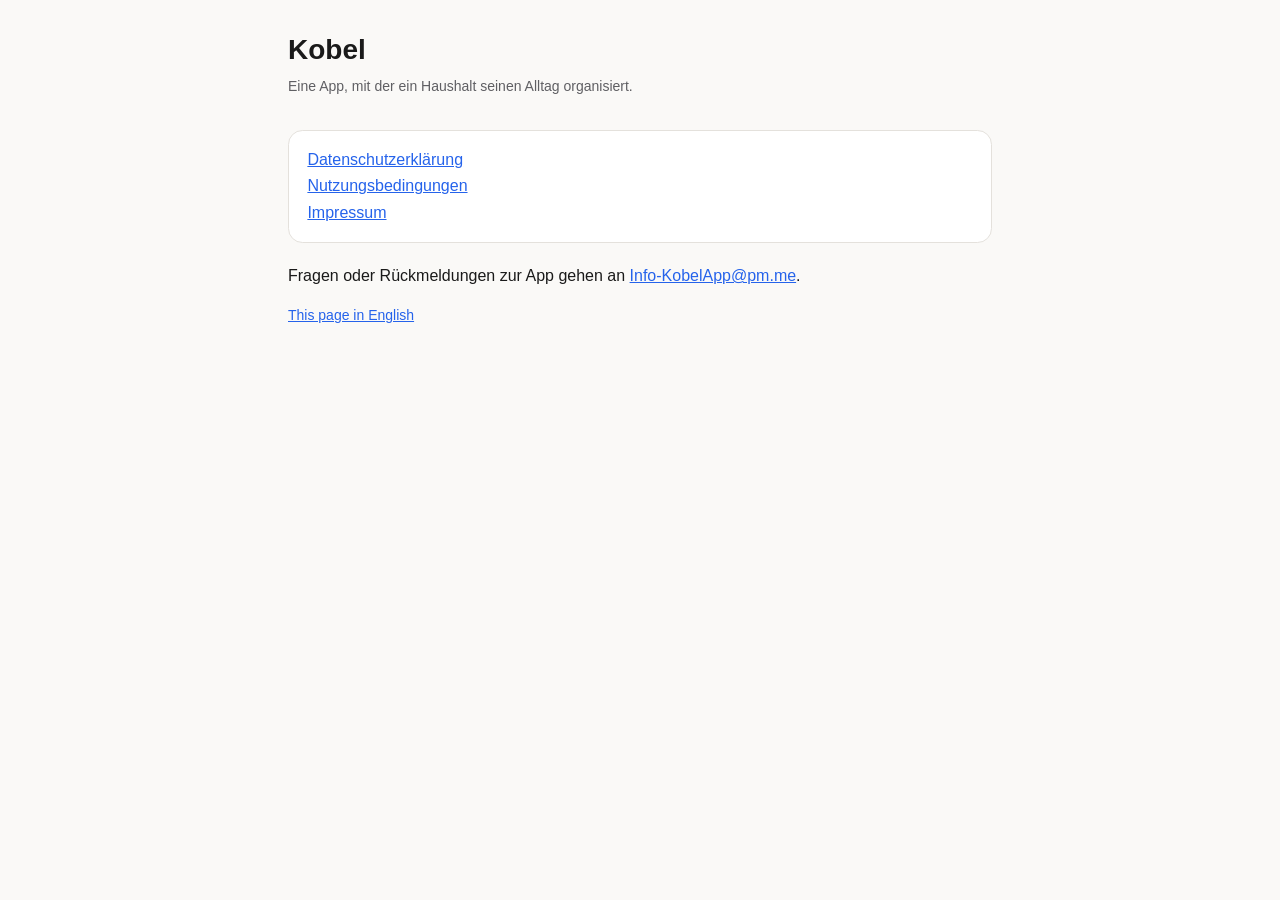
<file: index.html>
<!doctype html>
<html lang="de">
  <head>
    <meta charset="utf-8" />
    <meta name="viewport" content="width=device-width, initial-scale=1" />
    <title>Kobel</title>
    <link rel="stylesheet" href="stil.css" />
  </head>
  <body>
    <main>
      <h1>Kobel</h1>
      <p class="stand">Eine App, mit der ein Haushalt seinen Alltag organisiert.</p>

      <div class="karte">
        <p>
          <a href="datenschutz.html">Datenschutzerklärung</a><br />
          <a href="nutzungsbedingungen.html">Nutzungsbedingungen</a><br />
          <a href="impressum.html">Impressum</a>
        </p>
      </div>

      <p>
        Fragen oder Rückmeldungen zur App gehen an
        <a href="mailto:Info-KobelApp@pm.me">Info-KobelApp@pm.me</a>.
      </p>

      <p class="stand"><a href="en/index.html">This page in English</a></p>
    </main>
  </body>
</html>
</file>
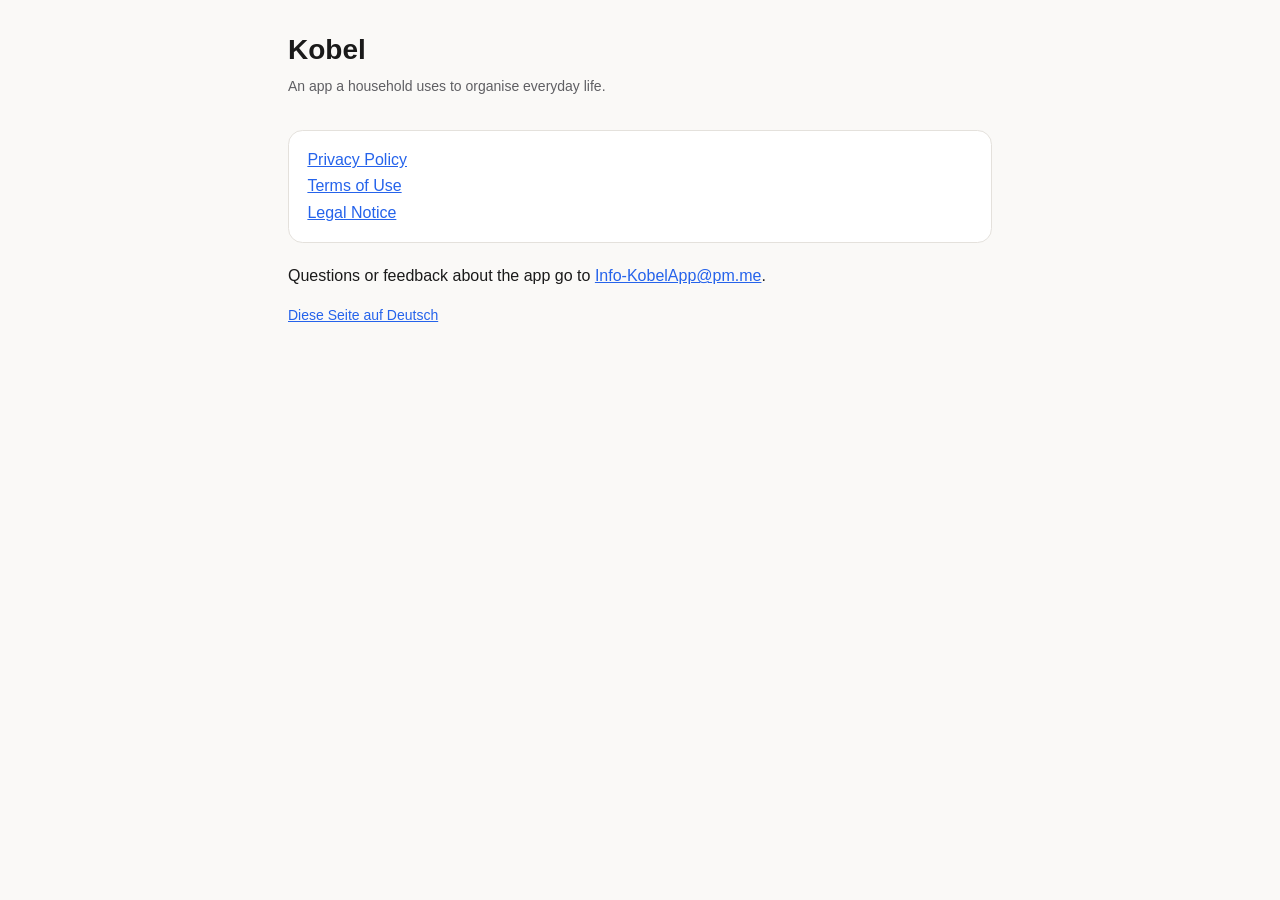
<file: en/index.html>
<!doctype html>
<html lang="en">
  <head>
    <meta charset="utf-8" />
    <meta name="viewport" content="width=device-width, initial-scale=1" />
    <title>Kobel</title>
    <link rel="stylesheet" href="../stil.css" />
  </head>
  <body>
    <main>
      <h1>Kobel</h1>
      <p class="stand">An app a household uses to organise everyday life.</p>

      <div class="karte">
        <p>
          <a href="privacy.html">Privacy Policy</a><br />
          <a href="terms.html">Terms of Use</a><br />
          <a href="legal-notice.html">Legal Notice</a>
        </p>
      </div>

      <p>
        Questions or feedback about the app go to
        <a href="mailto:Info-KobelApp@pm.me">Info-KobelApp@pm.me</a>.
      </p>

      <p class="stand"><a href="../index.html">Diese Seite auf Deutsch</a></p>
    </main>
  </body>
</html>
</file>
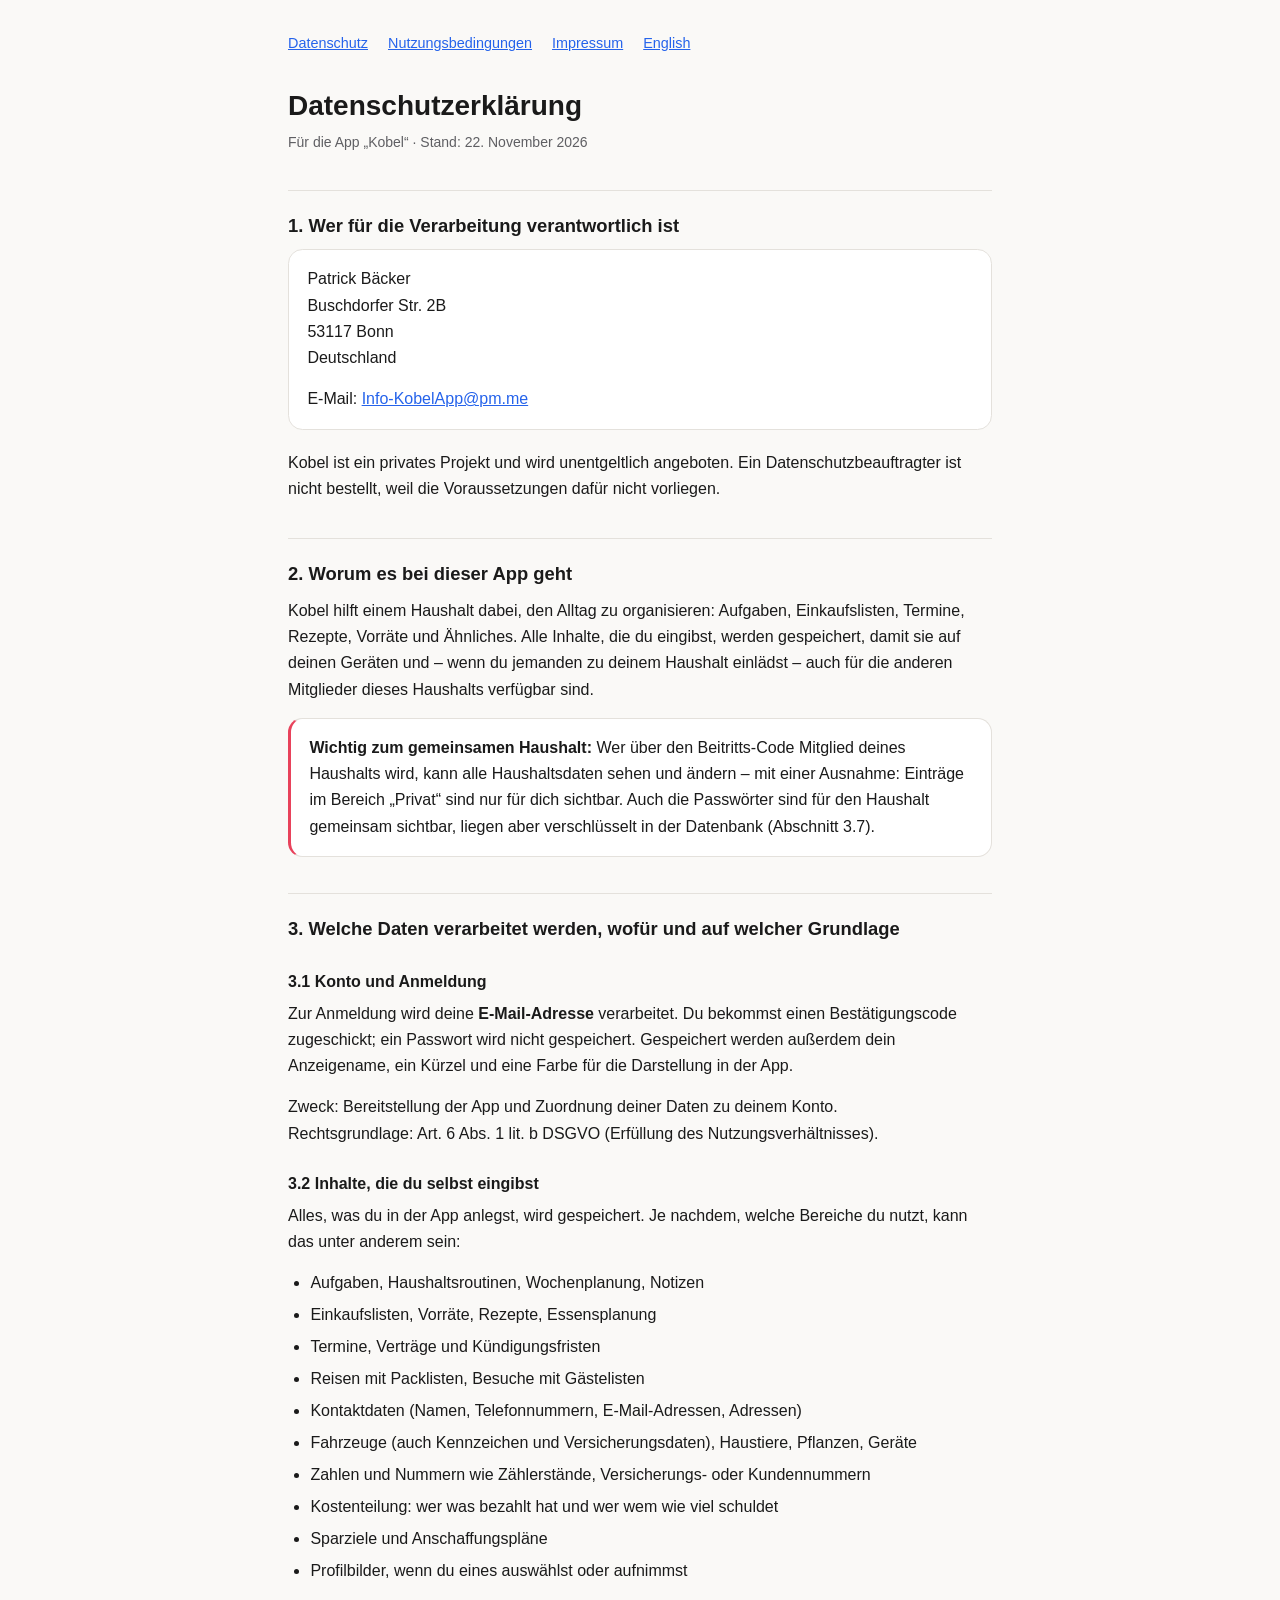
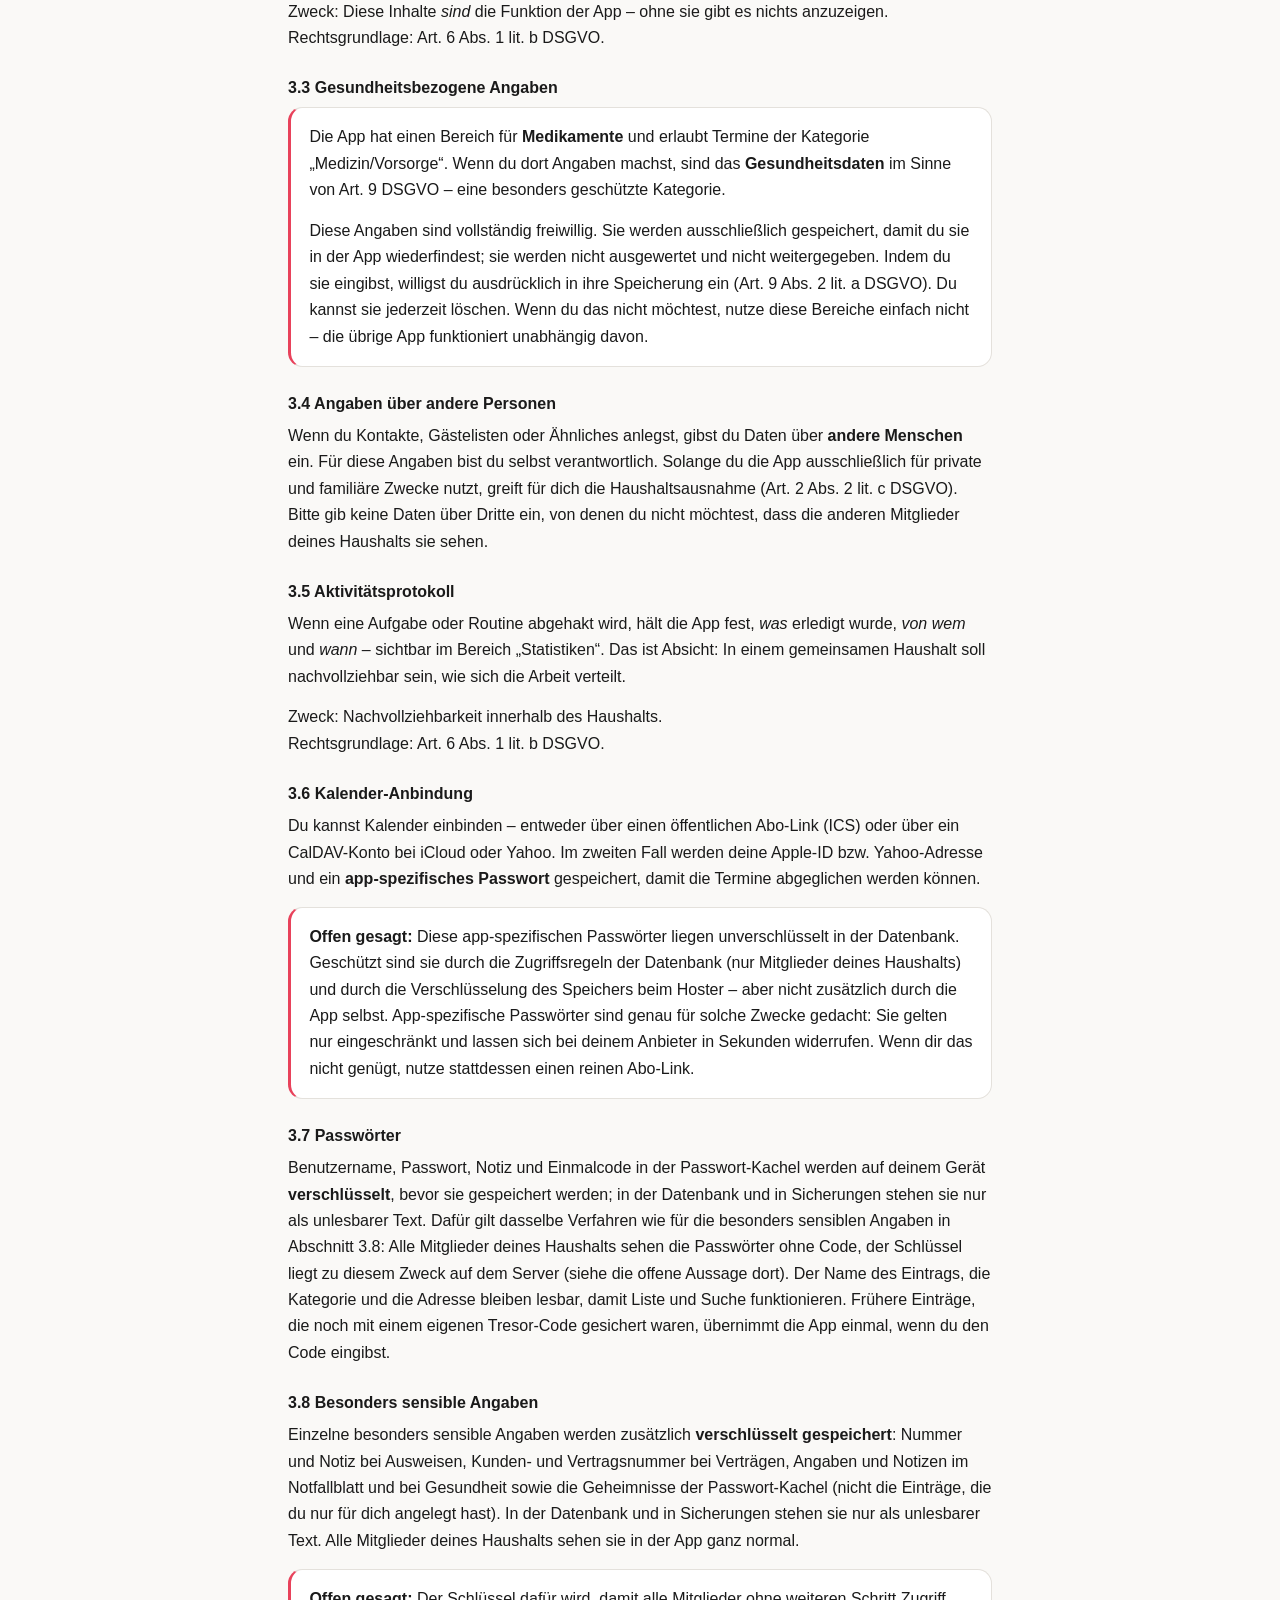
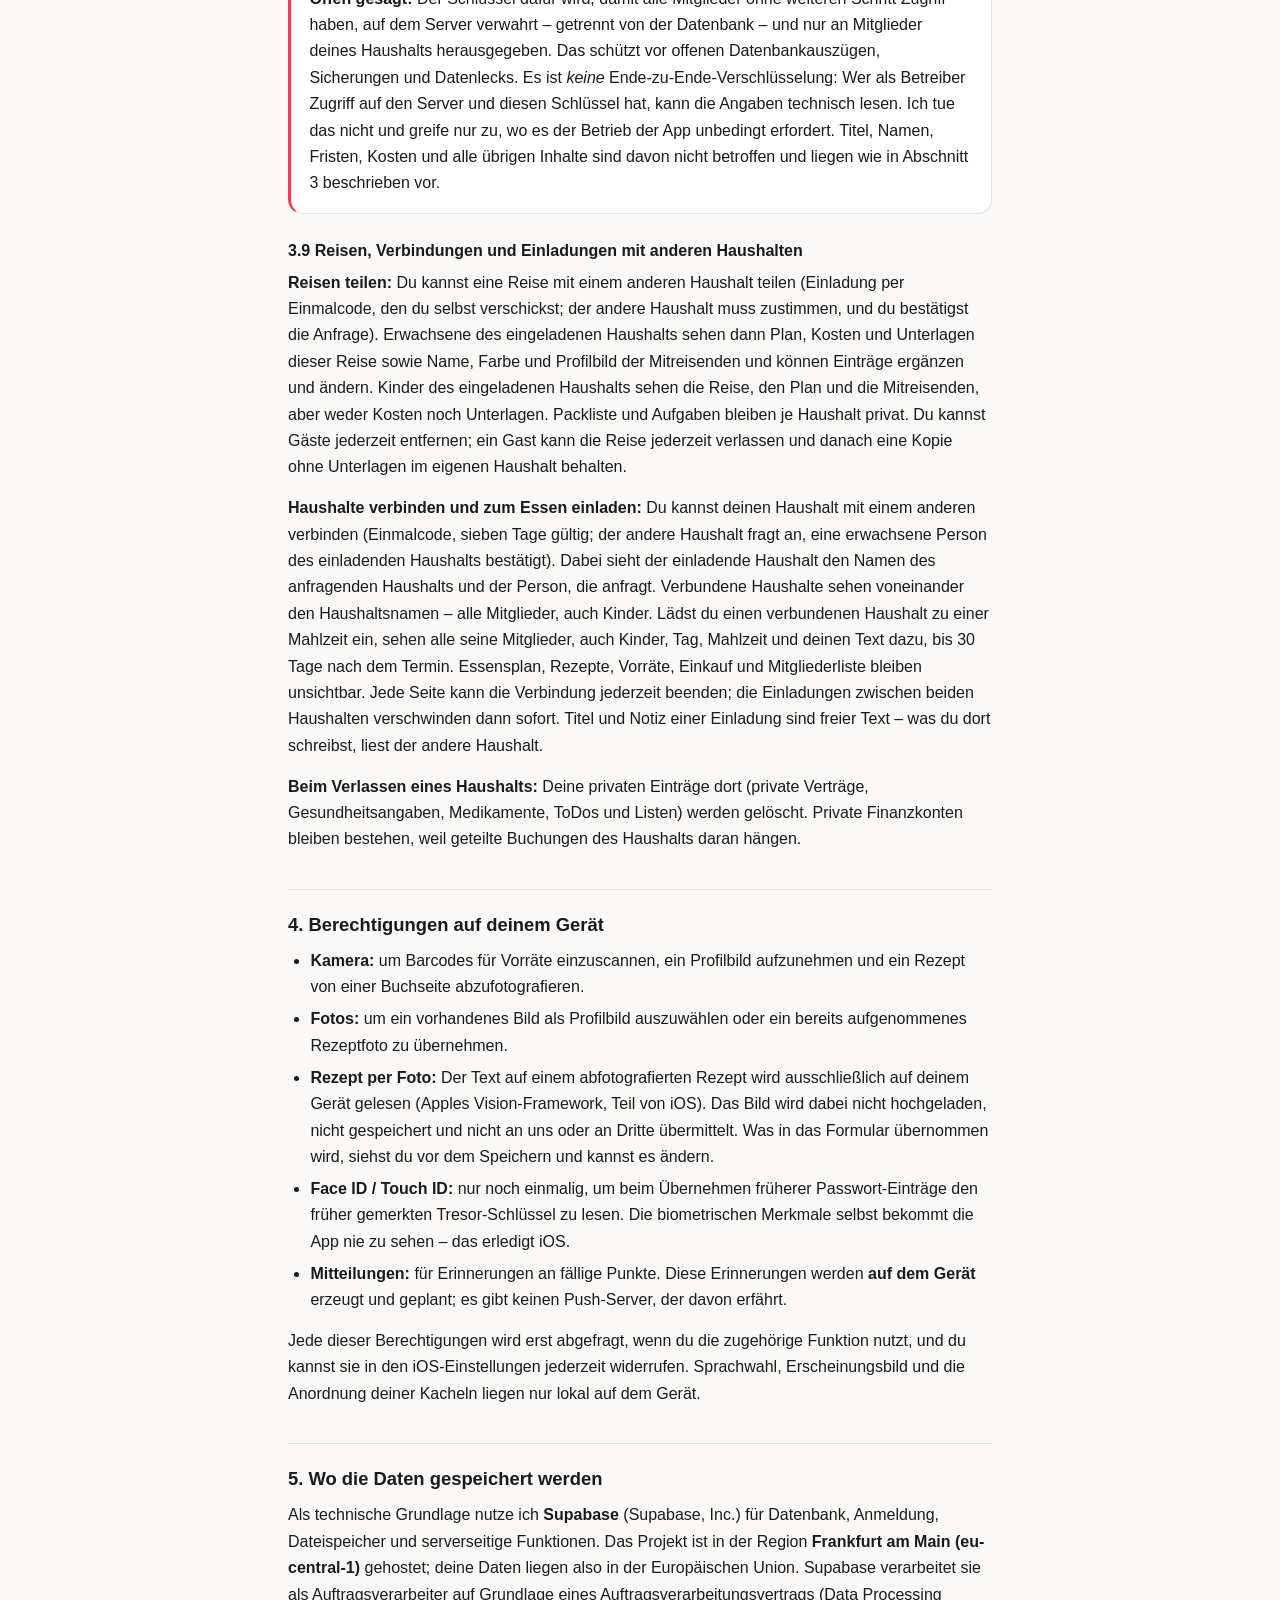
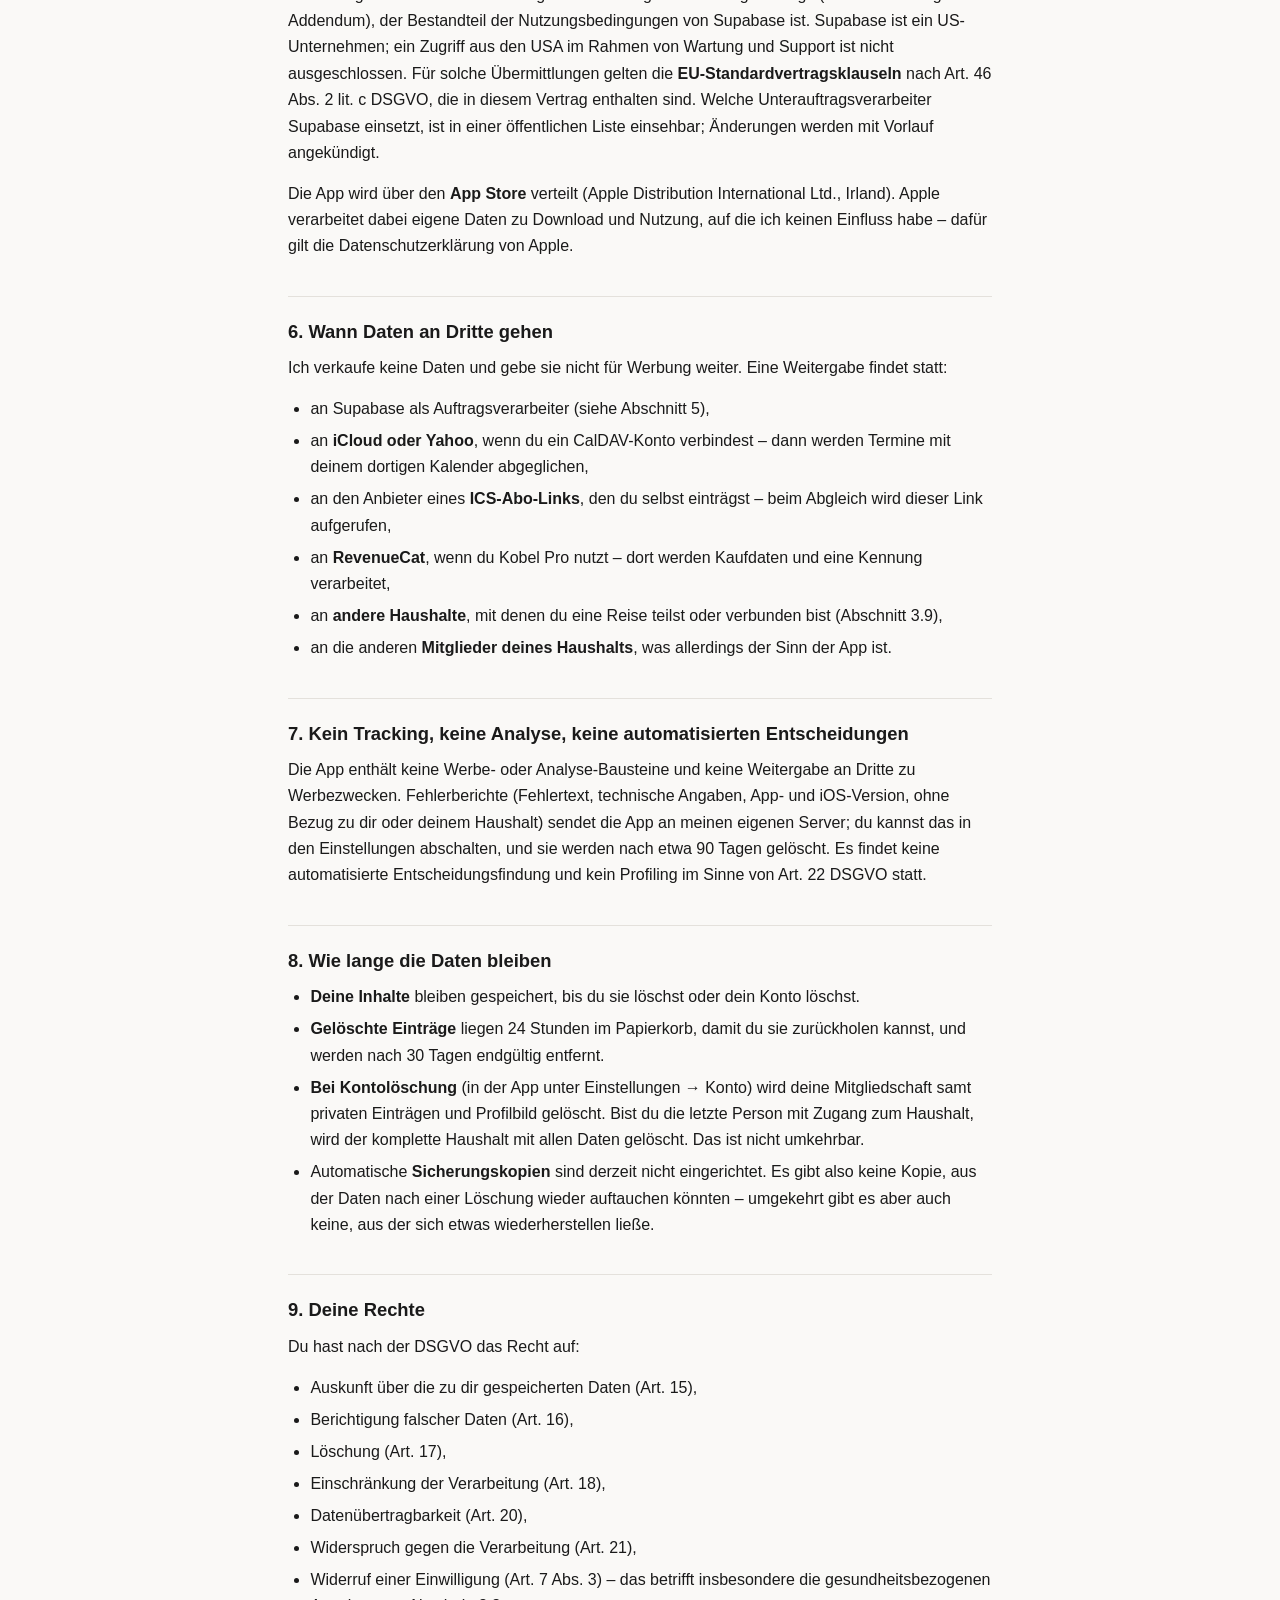
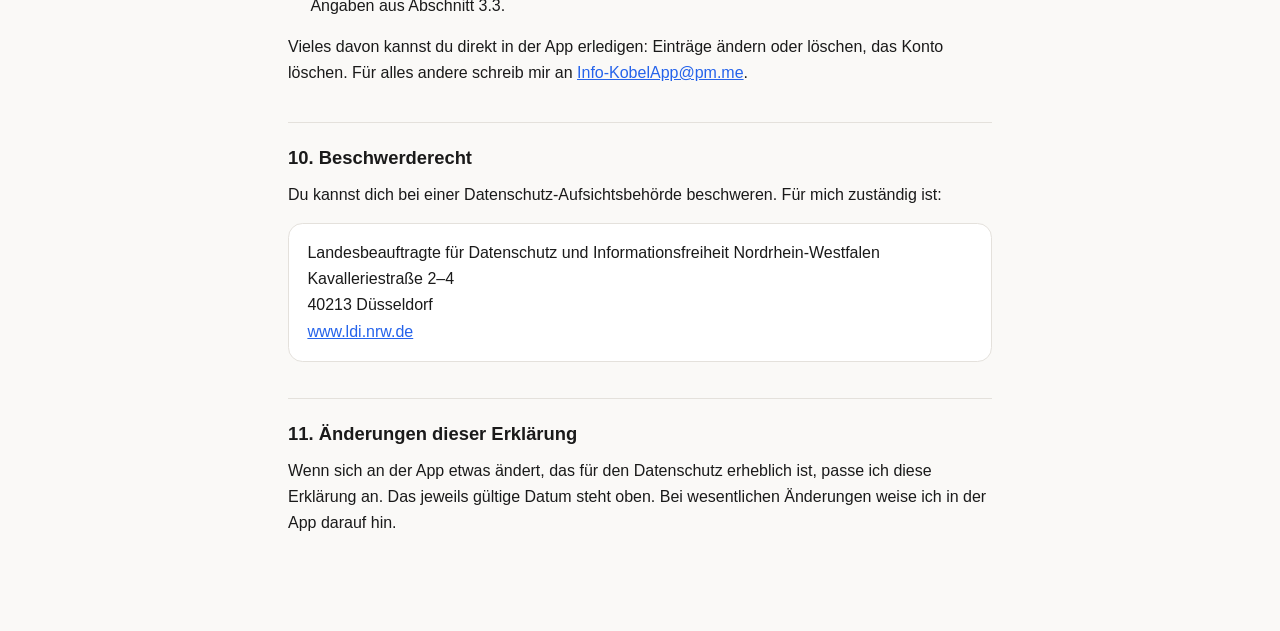
<file: datenschutz.html>
<!doctype html>
<html lang="de">
  <head>
    <meta charset="utf-8" />
    <meta name="viewport" content="width=device-width, initial-scale=1" />
    <title>Datenschutzerklärung – Kobel</title>
    <link rel="stylesheet" href="stil.css" />
  </head>
  <body>
    <main>
      <nav>
        <a href="datenschutz.html">Datenschutz</a>
        <a href="nutzungsbedingungen.html">Nutzungsbedingungen</a>
        <a href="impressum.html">Impressum</a>
        <a href="en/privacy.html">English</a>
      </nav>

      <h1>Datenschutzerklärung</h1>
      <p class="stand">Für die App „Kobel“ · Stand: 22. November 2026</p>

      <h2>1. Wer für die Verarbeitung verantwortlich ist</h2>
      <div class="karte">
        <p>
          Patrick Bäcker<br />
          Buschdorfer Str. 2B<br />
          53117 Bonn<br />
          Deutschland
        </p>
        <p>E-Mail: <a href="mailto:Info-KobelApp@pm.me">Info-KobelApp@pm.me</a></p>
      </div>
      <p>
        Kobel ist ein privates Projekt und wird unentgeltlich angeboten. Ein Datenschutzbeauftragter ist
        nicht bestellt, weil die Voraussetzungen dafür nicht vorliegen.
      </p>

      <h2>2. Worum es bei dieser App geht</h2>
      <p>
        Kobel hilft einem Haushalt dabei, den Alltag zu organisieren: Aufgaben, Einkaufslisten, Termine,
        Rezepte, Vorräte und Ähnliches. Alle Inhalte, die du eingibst, werden gespeichert, damit sie auf
        deinen Geräten und – wenn du jemanden zu deinem Haushalt einlädst – auch für die anderen Mitglieder
        dieses Haushalts verfügbar sind.
      </p>
      <div class="karte wichtig">
        <p>
          <strong>Wichtig zum gemeinsamen Haushalt:</strong> Wer über den Beitritts-Code Mitglied deines
          Haushalts wird, kann alle Haushaltsdaten sehen und ändern – mit einer Ausnahme: Einträge im Bereich
          „Privat“ sind nur für dich sichtbar. Auch die Passwörter sind für den Haushalt gemeinsam sichtbar, liegen
          aber verschlüsselt in der Datenbank (Abschnitt 3.7).
        </p>
      </div>

      <h2>3. Welche Daten verarbeitet werden, wofür und auf welcher Grundlage</h2>

      <h3>3.1 Konto und Anmeldung</h3>
      <p>
        Zur Anmeldung wird deine <strong>E-Mail-Adresse</strong> verarbeitet. Du bekommst einen Bestätigungscode
        zugeschickt; ein Passwort wird nicht gespeichert. Gespeichert werden außerdem dein Anzeigename, ein
        Kürzel und eine Farbe für die Darstellung in der App.
      </p>
      <p>
        Zweck: Bereitstellung der App und Zuordnung deiner Daten zu deinem Konto.<br />
        Rechtsgrundlage: Art. 6 Abs. 1 lit. b DSGVO (Erfüllung des Nutzungsverhältnisses).
      </p>

      <h3>3.2 Inhalte, die du selbst eingibst</h3>
      <p>
        Alles, was du in der App anlegst, wird gespeichert. Je nachdem, welche Bereiche du nutzt, kann das
        unter anderem sein:
      </p>
      <ul>
        <li>Aufgaben, Haushaltsroutinen, Wochenplanung, Notizen</li>
        <li>Einkaufslisten, Vorräte, Rezepte, Essensplanung</li>
        <li>Termine, Verträge und Kündigungsfristen</li>
        <li>Reisen mit Packlisten, Besuche mit Gästelisten</li>
        <li>Kontaktdaten (Namen, Telefonnummern, E-Mail-Adressen, Adressen)</li>
        <li>Fahrzeuge (auch Kennzeichen und Versicherungsdaten), Haustiere, Pflanzen, Geräte</li>
        <li>Zahlen und Nummern wie Zählerstände, Versicherungs- oder Kundennummern</li>
        <li>Kostenteilung: wer was bezahlt hat und wer wem wie viel schuldet</li>
        <li>Sparziele und Anschaffungspläne</li>
        <li>Profilbilder, wenn du eines auswählst oder aufnimmst</li>
      </ul>
      <p>
        Zweck: Diese Inhalte <em>sind</em> die Funktion der App – ohne sie gibt es nichts anzuzeigen.<br />
        Rechtsgrundlage: Art. 6 Abs. 1 lit. b DSGVO.
      </p>

      <h3>3.3 Gesundheitsbezogene Angaben</h3>
      <div class="karte wichtig">
        <p>
          Die App hat einen Bereich für <strong>Medikamente</strong> und erlaubt Termine der Kategorie
          „Medizin/Vorsorge“. Wenn du dort Angaben machst, sind das <strong>Gesundheitsdaten</strong> im
          Sinne von Art. 9 DSGVO – eine besonders geschützte Kategorie.
        </p>
        <p>
          Diese Angaben sind vollständig freiwillig. Sie werden ausschließlich gespeichert, damit du sie in
          der App wiederfindest; sie werden nicht ausgewertet und nicht weitergegeben. Indem du sie
          eingibst, willigst du ausdrücklich in ihre Speicherung ein
          (Art. 9 Abs. 2 lit. a DSGVO). Du kannst sie jederzeit löschen. Wenn du das nicht möchtest,
          nutze diese Bereiche einfach nicht – die übrige App funktioniert unabhängig davon.
        </p>
      </div>

      <h3>3.4 Angaben über andere Personen</h3>
      <p>
        Wenn du Kontakte, Gästelisten oder Ähnliches anlegst, gibst du Daten über <strong>andere
        Menschen</strong> ein. Für diese Angaben bist du selbst verantwortlich. Solange du die App
        ausschließlich für private und familiäre Zwecke nutzt, greift für dich die Haushaltsausnahme
        (Art. 2 Abs. 2 lit. c DSGVO). Bitte gib keine Daten über Dritte ein, von denen du nicht möchtest,
        dass die anderen Mitglieder deines Haushalts sie sehen.
      </p>

      <h3>3.5 Aktivitätsprotokoll</h3>
      <p>
        Wenn eine Aufgabe oder Routine abgehakt wird, hält die App fest, <em>was</em> erledigt wurde,
        <em>von wem</em> und <em>wann</em> – sichtbar im Bereich „Statistiken“. Das ist Absicht: In einem
        gemeinsamen Haushalt soll nachvollziehbar sein, wie sich die Arbeit verteilt.
      </p>
      <p>
        Zweck: Nachvollziehbarkeit innerhalb des Haushalts.<br />
        Rechtsgrundlage: Art. 6 Abs. 1 lit. b DSGVO.
      </p>

      <h3>3.6 Kalender-Anbindung</h3>
      <p>
        Du kannst Kalender einbinden – entweder über einen öffentlichen Abo-Link (ICS) oder über ein
        CalDAV-Konto bei iCloud oder Yahoo. Im zweiten Fall werden deine Apple-ID bzw. Yahoo-Adresse und
        ein <strong>app-spezifisches Passwort</strong> gespeichert, damit die Termine abgeglichen werden
        können.
      </p>
      <div class="karte wichtig">
        <p>
          <strong>Offen gesagt:</strong> Diese app-spezifischen Passwörter liegen unverschlüsselt in der
          Datenbank. Geschützt sind sie durch die Zugriffsregeln der Datenbank (nur Mitglieder deines
          Haushalts) und durch die Verschlüsselung des Speichers beim Hoster – aber nicht zusätzlich durch
          die App selbst. App-spezifische Passwörter sind genau für solche Zwecke gedacht: Sie gelten nur
          eingeschränkt und lassen sich bei deinem Anbieter in Sekunden widerrufen. Wenn dir das nicht
          genügt, nutze stattdessen einen reinen Abo-Link.
        </p>
      </div>

      <h3>3.7 Passwörter</h3>
      <p>
        Benutzername, Passwort, Notiz und Einmalcode in der Passwort-Kachel werden auf deinem Gerät
        <strong>verschlüsselt</strong>, bevor sie gespeichert werden; in der Datenbank und in Sicherungen
        stehen sie nur als unlesbarer Text. Dafür gilt dasselbe Verfahren wie für die besonders sensiblen
        Angaben in Abschnitt 3.8: Alle Mitglieder deines Haushalts sehen die Passwörter ohne Code, der
        Schlüssel liegt zu diesem Zweck auf dem Server (siehe die offene Aussage dort). Der Name des
        Eintrags, die Kategorie und die Adresse bleiben lesbar, damit Liste und Suche funktionieren.
        Frühere Einträge, die noch mit einem eigenen Tresor-Code gesichert waren, übernimmt die App einmal,
        wenn du den Code eingibst.
      </p>

      <h3>3.8 Besonders sensible Angaben</h3>
      <p>
        Einzelne besonders sensible Angaben werden zusätzlich <strong>verschlüsselt gespeichert</strong>:
        Nummer und Notiz bei Ausweisen, Kunden- und Vertragsnummer bei Verträgen, Angaben und Notizen im
        Notfallblatt und bei Gesundheit sowie die Geheimnisse der Passwort-Kachel (nicht die Einträge, die du nur für dich angelegt hast). In der
        Datenbank und in Sicherungen stehen sie nur als unlesbarer Text. Alle Mitglieder deines Haushalts
        sehen sie in der App ganz normal.
      </p>
      <div class="karte wichtig">
        <p>
          <strong>Offen gesagt:</strong> Der Schlüssel dafür wird, damit alle Mitglieder ohne weiteren
          Schritt Zugriff haben, auf dem Server verwahrt – getrennt von der Datenbank – und nur an
          Mitglieder deines Haushalts herausgegeben. Das schützt vor offenen Datenbankauszügen,
          Sicherungen und Datenlecks. Es ist <em>keine</em> Ende-zu-Ende-Verschlüsselung: Wer als
          Betreiber Zugriff auf den Server und diesen Schlüssel hat, kann die Angaben technisch lesen.
          Ich tue das nicht und greife nur zu, wo es der Betrieb der App unbedingt erfordert.
          Titel, Namen, Fristen, Kosten und alle übrigen Inhalte sind davon nicht betroffen und liegen
          wie in Abschnitt 3 beschrieben vor.
        </p>
      </div>

      <h3>3.9 Reisen, Verbindungen und Einladungen mit anderen Haushalten</h3>
      <p>
        <strong>Reisen teilen:</strong> Du kannst eine Reise mit einem anderen Haushalt teilen (Einladung per
        Einmalcode, den du selbst verschickst; der andere Haushalt muss zustimmen, und du bestätigst die Anfrage).
        Erwachsene des eingeladenen Haushalts sehen dann Plan, Kosten und Unterlagen dieser Reise sowie Name, Farbe und
        Profilbild der Mitreisenden und können Einträge ergänzen und ändern. Kinder des eingeladenen Haushalts sehen die
        Reise, den Plan und die Mitreisenden, aber weder Kosten noch Unterlagen. Packliste und Aufgaben bleiben je
        Haushalt privat. Du kannst Gäste jederzeit entfernen; ein Gast kann die Reise jederzeit verlassen und danach
        eine Kopie ohne Unterlagen im eigenen Haushalt behalten.
      </p>
      <p>
        <strong>Haushalte verbinden und zum Essen einladen:</strong> Du kannst deinen Haushalt mit einem anderen
        verbinden (Einmalcode, sieben Tage gültig; der andere Haushalt fragt an, eine erwachsene Person des
        einladenden Haushalts bestätigt). Dabei sieht der einladende Haushalt den Namen des anfragenden Haushalts und
        der Person, die anfragt. Verbundene Haushalte sehen voneinander den Haushaltsnamen – alle Mitglieder, auch
        Kinder. Lädst du einen verbundenen Haushalt zu einer Mahlzeit ein, sehen alle seine Mitglieder, auch Kinder,
        Tag, Mahlzeit und deinen Text dazu, bis 30 Tage nach dem Termin. Essensplan, Rezepte, Vorräte, Einkauf und
        Mitgliederliste bleiben unsichtbar. Jede Seite kann die Verbindung jederzeit beenden; die Einladungen zwischen
        beiden Haushalten verschwinden dann sofort. Titel und Notiz einer Einladung sind freier Text – was du dort
        schreibst, liest der andere Haushalt.
      </p>
      <p>
        <strong>Beim Verlassen eines Haushalts:</strong> Deine privaten Einträge dort (private Verträge,
        Gesundheitsangaben, Medikamente, ToDos und Listen) werden gelöscht. Private Finanzkonten bleiben bestehen,
        weil geteilte Buchungen des Haushalts daran hängen.
      </p>

      <h2>4. Berechtigungen auf deinem Gerät</h2>
      <ul>
        <li>
          <strong>Kamera:</strong> um Barcodes für Vorräte einzuscannen, ein Profilbild aufzunehmen und
          ein Rezept von einer Buchseite abzufotografieren.
        </li>
        <li>
          <strong>Fotos:</strong> um ein vorhandenes Bild als Profilbild auszuwählen oder ein bereits
          aufgenommenes Rezeptfoto zu übernehmen.
        </li>
        <li>
          <strong>Rezept per Foto:</strong> Der Text auf einem abfotografierten Rezept wird
          ausschließlich auf deinem Gerät gelesen (Apples Vision-Framework, Teil von iOS). Das Bild
          wird dabei nicht hochgeladen, nicht gespeichert und nicht an uns oder an Dritte übermittelt.
          Was in das Formular übernommen wird, siehst du vor dem Speichern und kannst es ändern.
        </li>
        <li>
          <strong>Face ID / Touch ID:</strong> nur noch einmalig, um beim Übernehmen früherer
          Passwort-Einträge den früher gemerkten Tresor-Schlüssel zu lesen. Die biometrischen
          Merkmale selbst bekommt die App nie zu sehen – das erledigt iOS.
        </li>
        <li>
          <strong>Mitteilungen:</strong> für Erinnerungen an fällige Punkte. Diese Erinnerungen werden
          <strong>auf dem Gerät</strong> erzeugt und geplant; es gibt keinen Push-Server, der davon erfährt.
        </li>
      </ul>
      <p>
        Jede dieser Berechtigungen wird erst abgefragt, wenn du die zugehörige Funktion nutzt, und du kannst
        sie in den iOS-Einstellungen jederzeit widerrufen. Sprachwahl, Erscheinungsbild und die Anordnung
        deiner Kacheln liegen nur lokal auf dem Gerät.
      </p>

      <h2>5. Wo die Daten gespeichert werden</h2>
      <p>
        Als technische Grundlage nutze ich <strong>Supabase</strong> (Supabase, Inc.) für Datenbank,
        Anmeldung, Dateispeicher und serverseitige Funktionen. Das Projekt ist in der Region
        <strong>Frankfurt am Main (eu-central-1)</strong> gehostet; deine Daten liegen also in der
        Europäischen Union. Supabase verarbeitet sie als Auftragsverarbeiter auf Grundlage eines
        Auftragsverarbeitungsvertrags (Data Processing Addendum), der Bestandteil der Nutzungsbedingungen
        von Supabase ist. Supabase ist ein US-Unternehmen; ein Zugriff aus den USA im Rahmen von Wartung
        und Support ist nicht ausgeschlossen. Für solche Übermittlungen gelten die
        <strong>EU-Standardvertragsklauseln</strong> nach Art. 46 Abs. 2 lit. c DSGVO, die in diesem
        Vertrag enthalten sind. Welche Unterauftragsverarbeiter Supabase einsetzt, ist in einer
        öffentlichen Liste einsehbar; Änderungen werden mit Vorlauf angekündigt.
      </p>
      <p>
        Die App wird über den <strong>App Store</strong> verteilt (Apple Distribution International Ltd.,
        Irland). Apple verarbeitet dabei eigene Daten zu Download und Nutzung, auf die ich keinen Einfluss
        habe – dafür gilt die Datenschutzerklärung von Apple.
      </p>

      <h2>6. Wann Daten an Dritte gehen</h2>
      <p>Ich verkaufe keine Daten und gebe sie nicht für Werbung weiter. Eine Weitergabe findet statt:</p>
      <ul>
        <li>an Supabase als Auftragsverarbeiter (siehe Abschnitt 5),</li>
        <li>
          an <strong>iCloud oder Yahoo</strong>, wenn du ein CalDAV-Konto verbindest – dann werden Termine
          mit deinem dortigen Kalender abgeglichen,
        </li>
        <li>
          an den Anbieter eines <strong>ICS-Abo-Links</strong>, den du selbst einträgst – beim Abgleich wird
          dieser Link aufgerufen,
        </li>
        <li>
          an <strong>RevenueCat</strong>, wenn du Kobel Pro nutzt – dort werden Kaufdaten und eine Kennung verarbeitet,
        </li>
        <li>
          an <strong>andere Haushalte</strong>, mit denen du eine Reise teilst oder verbunden bist (Abschnitt 3.9),
        </li>
        <li>
          an die anderen <strong>Mitglieder deines Haushalts</strong>, was allerdings der Sinn der App ist.
        </li>
      </ul>

      <h2>7. Kein Tracking, keine Analyse, keine automatisierten Entscheidungen</h2>
      <p>
        Die App enthält keine Werbe- oder Analyse-Bausteine und keine Weitergabe an
        Dritte zu Werbezwecken. Fehlerberichte (Fehlertext, technische Angaben, App- und iOS-Version, ohne Bezug zu dir
        oder deinem Haushalt) sendet die App an meinen eigenen Server; du kannst das in den Einstellungen abschalten, und
        sie werden nach etwa 90 Tagen gelöscht. Es findet keine automatisierte Entscheidungsfindung und kein Profiling im
        Sinne von Art. 22 DSGVO statt.
      </p>

      <h2>8. Wie lange die Daten bleiben</h2>
      <ul>
        <li>
          <strong>Deine Inhalte</strong> bleiben gespeichert, bis du sie löschst oder dein Konto löschst.
        </li>
        <li>
          <strong>Gelöschte Einträge</strong> liegen 24 Stunden im Papierkorb, damit du sie
          zurückholen kannst, und werden nach 30 Tagen endgültig entfernt.
        </li>
        <li>
          <strong>Bei Kontolöschung</strong> (in der App unter Einstellungen → Konto) wird deine
          Mitgliedschaft samt privaten Einträgen und Profilbild gelöscht. Bist du die letzte Person mit
          Zugang zum Haushalt, wird der komplette Haushalt mit allen Daten gelöscht. Das ist nicht
          umkehrbar.
        </li>
        <li>
          Automatische <strong>Sicherungskopien</strong> sind derzeit nicht eingerichtet. Es gibt also keine
          Kopie, aus der Daten nach einer Löschung wieder auftauchen könnten – umgekehrt gibt es aber auch
          keine, aus der sich etwas wiederherstellen ließe.
        </li>
      </ul>

      <h2>9. Deine Rechte</h2>
      <p>Du hast nach der DSGVO das Recht auf:</p>
      <ul>
        <li>Auskunft über die zu dir gespeicherten Daten (Art. 15),</li>
        <li>Berichtigung falscher Daten (Art. 16),</li>
        <li>Löschung (Art. 17),</li>
        <li>Einschränkung der Verarbeitung (Art. 18),</li>
        <li>Datenübertragbarkeit (Art. 20),</li>
        <li>Widerspruch gegen die Verarbeitung (Art. 21),</li>
        <li>
          Widerruf einer Einwilligung (Art. 7 Abs. 3) – das betrifft insbesondere die
          gesundheitsbezogenen Angaben aus Abschnitt 3.3.
        </li>
      </ul>
      <p>
        Vieles davon kannst du direkt in der App erledigen: Einträge ändern oder löschen, das Konto löschen.
        Für alles andere schreib mir an
        <a href="mailto:Info-KobelApp@pm.me">Info-KobelApp@pm.me</a>.
      </p>

      <h2>10. Beschwerderecht</h2>
      <p>Du kannst dich bei einer Datenschutz-Aufsichtsbehörde beschweren. Für mich zuständig ist:</p>
      <div class="karte">
        <p>
          Landesbeauftragte für Datenschutz und Informationsfreiheit Nordrhein-Westfalen<br />
          Kavalleriestraße 2–4<br />
          40213 Düsseldorf<br />
          <a href="https://www.ldi.nrw.de">www.ldi.nrw.de</a>
        </p>
      </div>

      <h2>11. Änderungen dieser Erklärung</h2>
      <p>
        Wenn sich an der App etwas ändert, das für den Datenschutz erheblich ist, passe ich diese Erklärung
        an. Das jeweils gültige Datum steht oben. Bei wesentlichen Änderungen weise ich in der App darauf
        hin.
      </p>
    </main>
  </body>
</html>
</file>
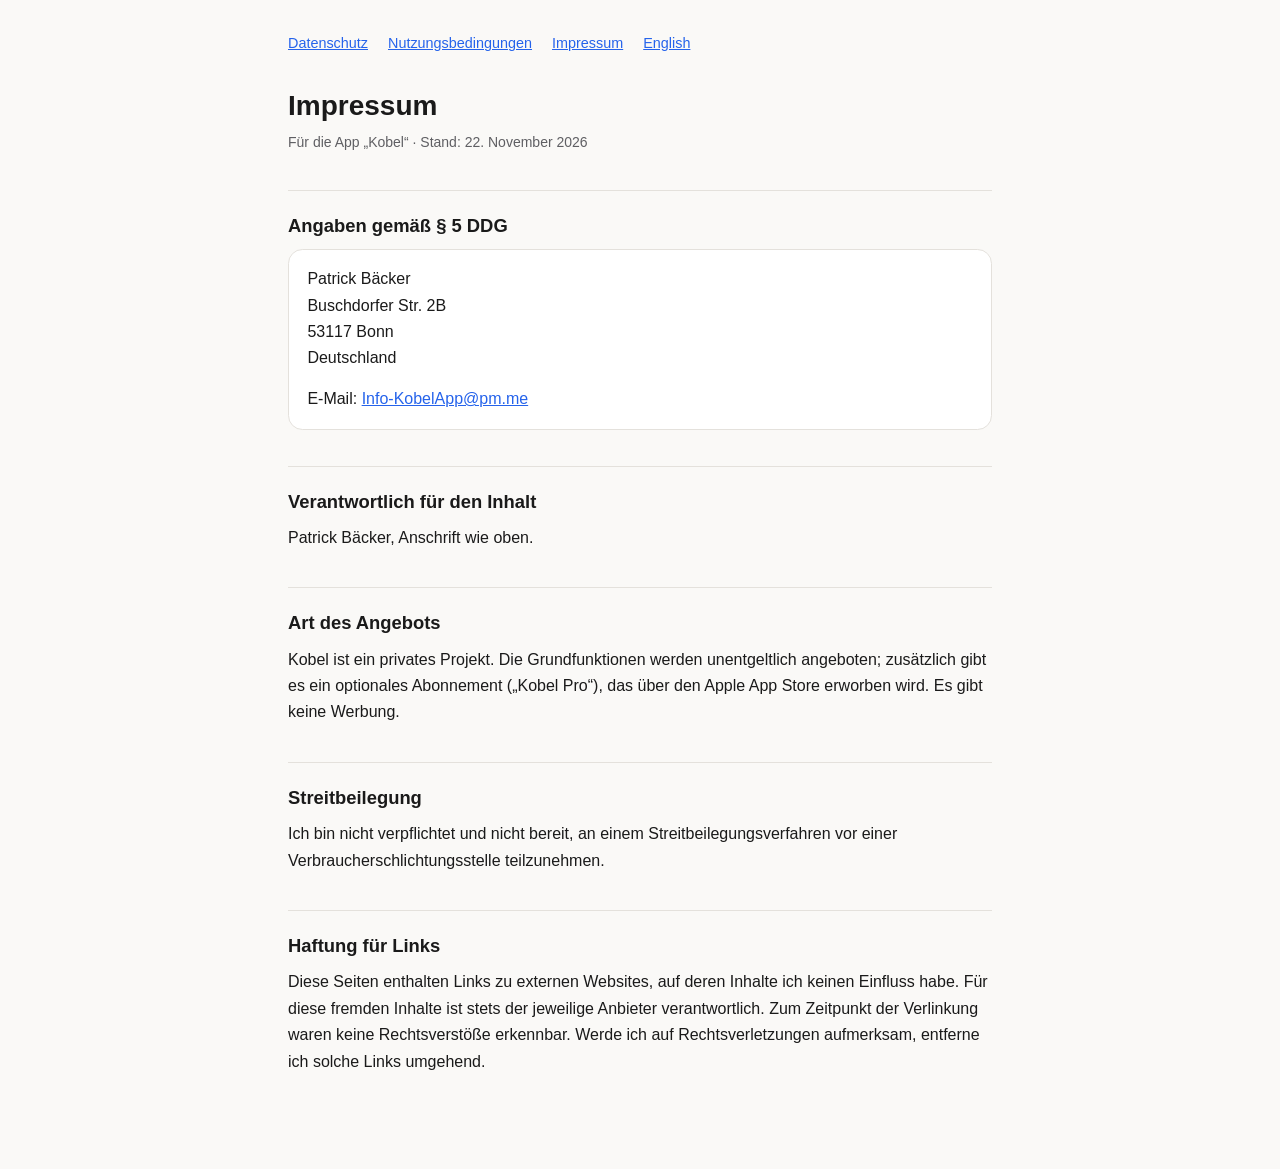
<file: impressum.html>
<!doctype html>
<html lang="de">
  <head>
    <meta charset="utf-8" />
    <meta name="viewport" content="width=device-width, initial-scale=1" />
    <title>Impressum – Kobel</title>
    <link rel="stylesheet" href="stil.css" />
  </head>
  <body>
    <main>
      <nav>
        <a href="datenschutz.html">Datenschutz</a>
        <a href="nutzungsbedingungen.html">Nutzungsbedingungen</a>
        <a href="impressum.html">Impressum</a>
        <a href="en/legal-notice.html">English</a>
      </nav>

      <h1>Impressum</h1>
      <p class="stand">Für die App „Kobel“ · Stand: 22. November 2026</p>

      <h2>Angaben gemäß § 5 DDG</h2>
      <div class="karte">
        <p>
          Patrick Bäcker<br />
          Buschdorfer Str. 2B<br />
          53117 Bonn<br />
          Deutschland
        </p>
        <p>E-Mail: <a href="mailto:Info-KobelApp@pm.me">Info-KobelApp@pm.me</a></p>
      </div>

      <h2>Verantwortlich für den Inhalt</h2>
      <p>Patrick Bäcker, Anschrift wie oben.</p>

      <h2>Art des Angebots</h2>
      <p>
        Kobel ist ein privates Projekt. Die Grundfunktionen werden unentgeltlich angeboten; zusätzlich gibt es ein
        optionales Abonnement („Kobel Pro“), das über den Apple App Store erworben wird. Es gibt keine Werbung.
      </p>

      <h2>Streitbeilegung</h2>
      <p>
        Ich bin nicht verpflichtet und nicht bereit, an einem Streitbeilegungsverfahren vor einer
        Verbraucherschlichtungsstelle teilzunehmen.
      </p>

      <h2>Haftung für Links</h2>
      <p>
        Diese Seiten enthalten Links zu externen Websites, auf deren Inhalte ich keinen Einfluss habe. Für
        diese fremden Inhalte ist stets der jeweilige Anbieter verantwortlich. Zum Zeitpunkt der Verlinkung
        waren keine Rechtsverstöße erkennbar. Werde ich auf Rechtsverletzungen aufmerksam, entferne ich
        solche Links umgehend.
      </p>
    </main>
  </body>
</html>
</file>
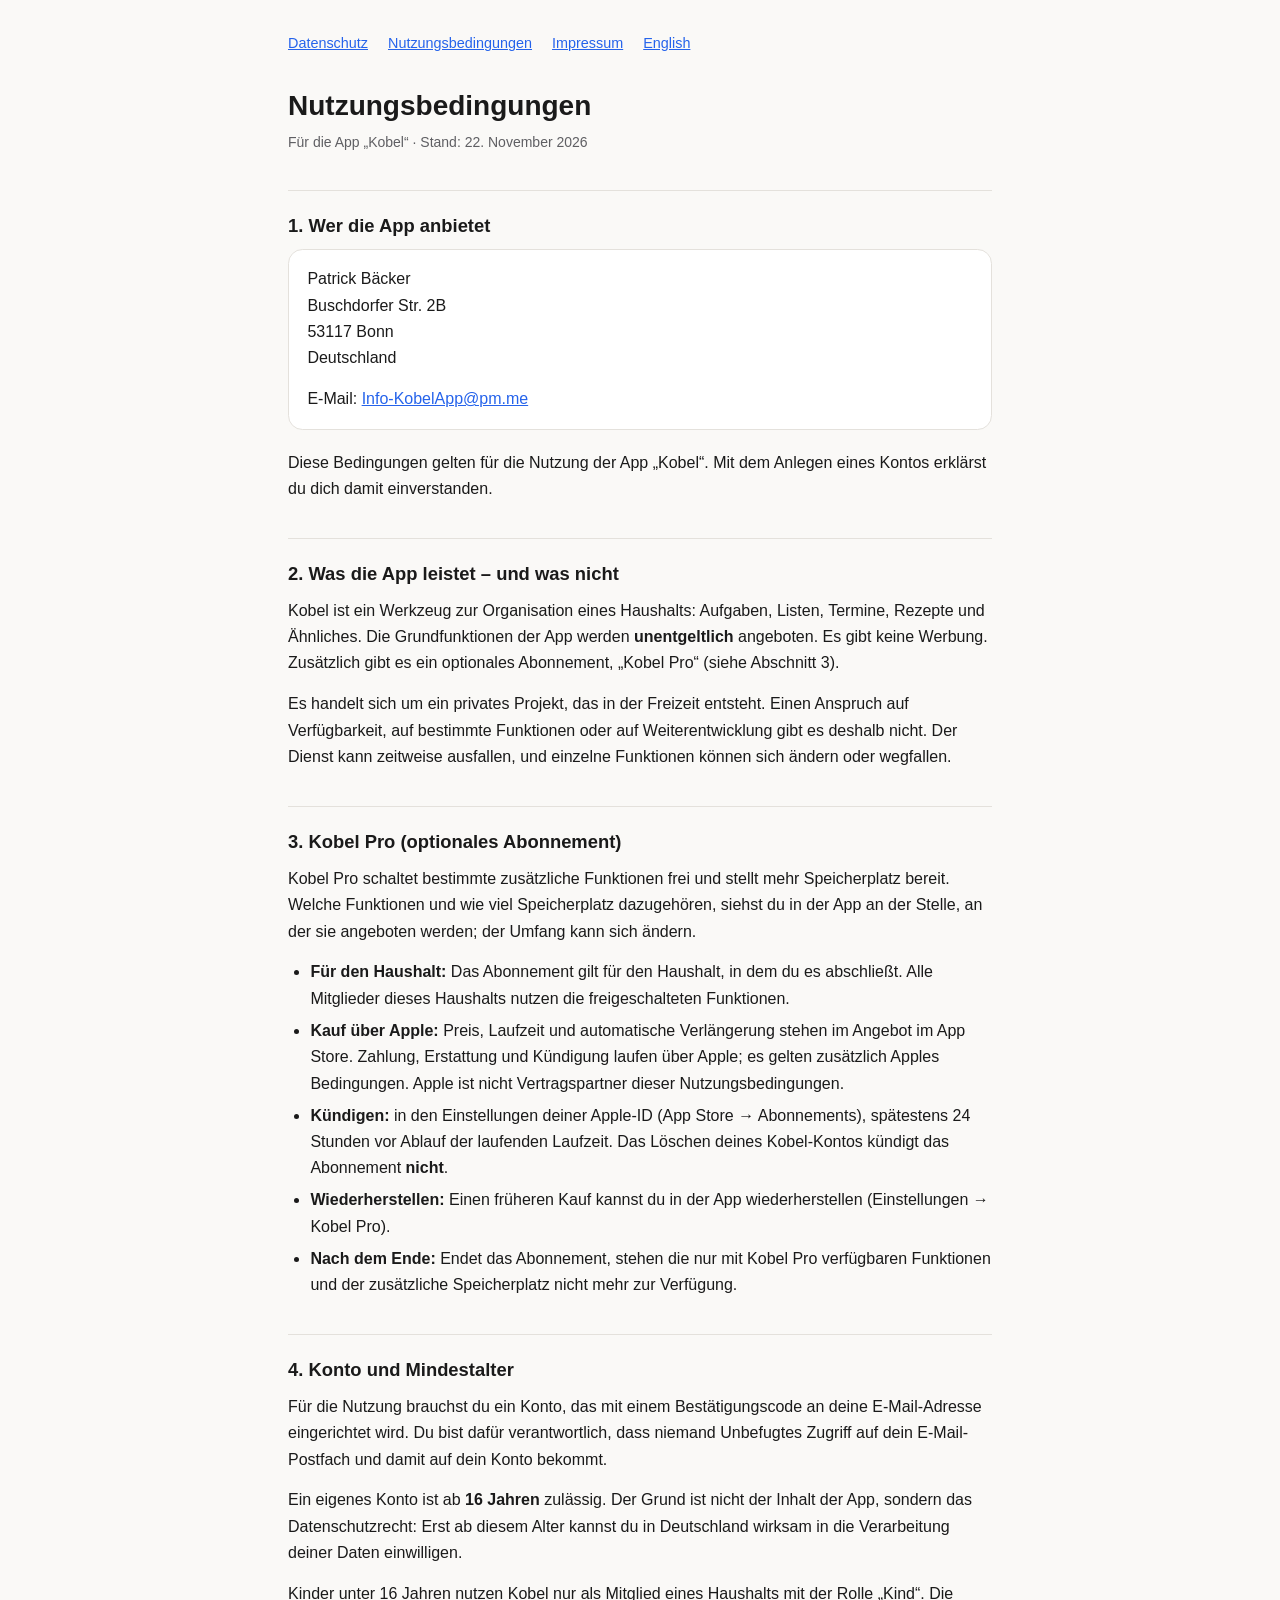
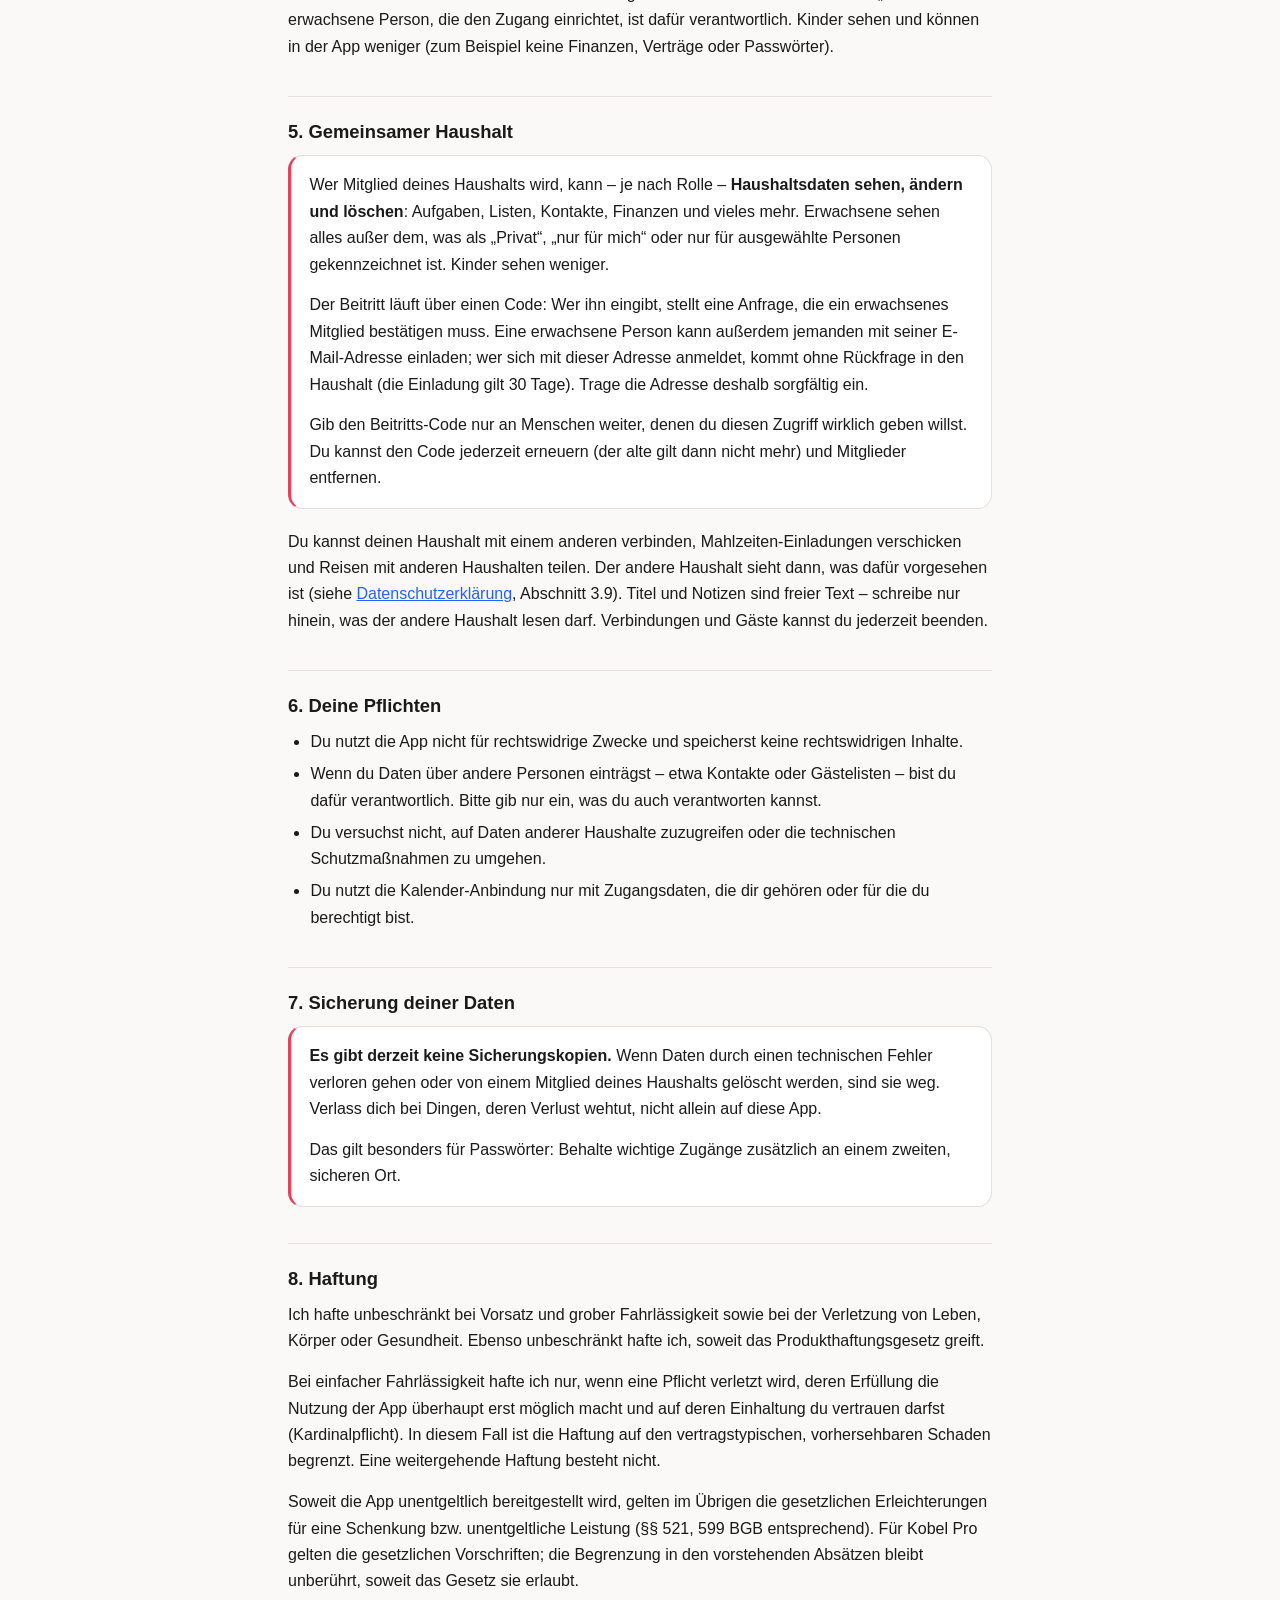
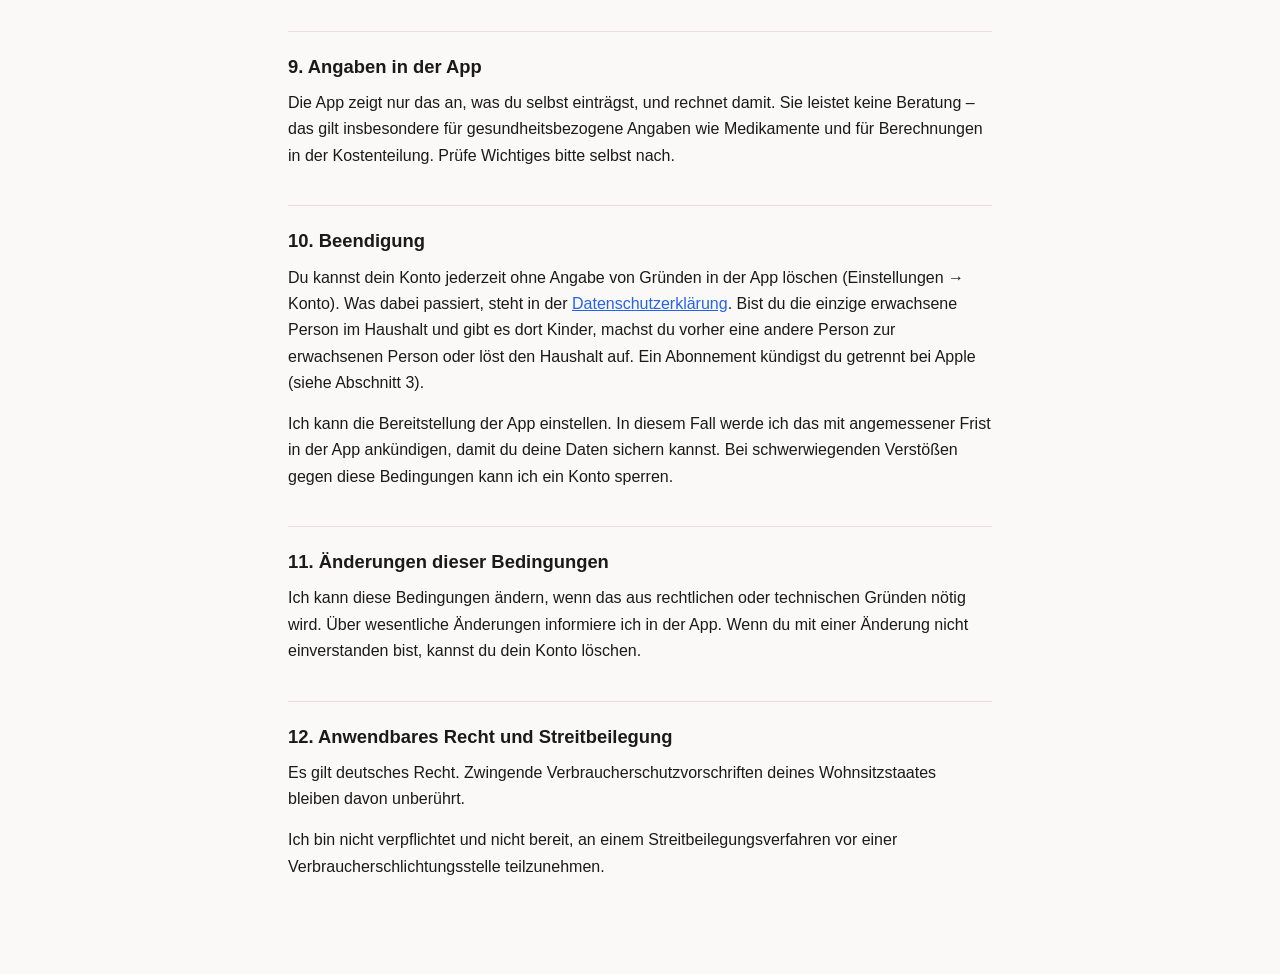
<file: nutzungsbedingungen.html>
<!doctype html>
<html lang="de">
  <head>
    <meta charset="utf-8" />
    <meta name="viewport" content="width=device-width, initial-scale=1" />
    <title>Nutzungsbedingungen – Kobel</title>
    <link rel="stylesheet" href="stil.css" />
  </head>
  <body>
    <main>
      <nav>
        <a href="datenschutz.html">Datenschutz</a>
        <a href="nutzungsbedingungen.html">Nutzungsbedingungen</a>
        <a href="impressum.html">Impressum</a>
        <a href="en/terms.html">English</a>
      </nav>

      <h1>Nutzungsbedingungen</h1>
      <p class="stand">Für die App „Kobel“ · Stand: 22. November 2026</p>

      <h2>1. Wer die App anbietet</h2>
      <div class="karte">
        <p>
          Patrick Bäcker<br />
          Buschdorfer Str. 2B<br />
          53117 Bonn<br />
          Deutschland
        </p>
        <p>E-Mail: <a href="mailto:Info-KobelApp@pm.me">Info-KobelApp@pm.me</a></p>
      </div>
      <p>
        Diese Bedingungen gelten für die Nutzung der App „Kobel“. Mit dem Anlegen eines Kontos erklärst du
        dich damit einverstanden.
      </p>

      <h2>2. Was die App leistet – und was nicht</h2>
      <p>
        Kobel ist ein Werkzeug zur Organisation eines Haushalts: Aufgaben, Listen, Termine, Rezepte und
        Ähnliches. Die Grundfunktionen der App werden <strong>unentgeltlich</strong> angeboten. Es gibt
        keine Werbung. Zusätzlich gibt es ein optionales Abonnement, „Kobel Pro“ (siehe Abschnitt 3).
      </p>
      <p>
        Es handelt sich um ein privates Projekt, das in der Freizeit entsteht. Einen Anspruch auf
        Verfügbarkeit, auf bestimmte Funktionen oder auf Weiterentwicklung gibt es deshalb nicht. Der Dienst
        kann zeitweise ausfallen, und einzelne Funktionen können sich ändern oder wegfallen.
      </p>

      <h2>3. Kobel Pro (optionales Abonnement)</h2>
      <p>
        Kobel Pro schaltet bestimmte zusätzliche Funktionen frei und stellt mehr Speicherplatz bereit.
        Welche Funktionen und wie viel Speicherplatz dazugehören, siehst du in der App an der Stelle, an
        der sie angeboten werden; der Umfang kann sich ändern.
      </p>
      <ul>
        <li>
          <strong>Für den Haushalt:</strong> Das Abonnement gilt für den Haushalt, in dem du es abschließt.
          Alle Mitglieder dieses Haushalts nutzen die freigeschalteten Funktionen.
        </li>
        <li>
          <strong>Kauf über Apple:</strong> Preis, Laufzeit und automatische Verlängerung stehen im Angebot im
          App Store. Zahlung, Erstattung und Kündigung laufen über Apple; es gelten zusätzlich Apples
          Bedingungen. Apple ist nicht Vertragspartner dieser Nutzungsbedingungen.
        </li>
        <li>
          <strong>Kündigen:</strong> in den Einstellungen deiner Apple-ID (App Store → Abonnements),
          spätestens 24 Stunden vor Ablauf der laufenden Laufzeit. Das Löschen deines Kobel-Kontos kündigt das
          Abonnement <strong>nicht</strong>.
        </li>
        <li>
          <strong>Wiederherstellen:</strong> Einen früheren Kauf kannst du in der App wiederherstellen
          (Einstellungen → Kobel Pro).
        </li>
        <li>
          <strong>Nach dem Ende:</strong> Endet das Abonnement, stehen die nur mit Kobel Pro verfügbaren
          Funktionen und der zusätzliche Speicherplatz nicht mehr zur Verfügung.
        </li>
      </ul>

      <h2>4. Konto und Mindestalter</h2>
      <p>
        Für die Nutzung brauchst du ein Konto, das mit einem Bestätigungscode an deine E-Mail-Adresse
        eingerichtet wird. Du bist dafür verantwortlich, dass niemand Unbefugtes Zugriff auf dein E-Mail-Postfach
        und damit auf dein Konto bekommt.
      </p>
      <p>
        Ein eigenes Konto ist ab <strong>16 Jahren</strong> zulässig. Der Grund ist nicht der Inhalt der
        App, sondern das Datenschutzrecht: Erst ab diesem Alter kannst du in Deutschland wirksam in die
        Verarbeitung deiner Daten einwilligen.
      </p>
      <p>
        Kinder unter 16 Jahren nutzen Kobel nur als Mitglied eines Haushalts mit der Rolle „Kind“. Die
        erwachsene Person, die den Zugang einrichtet, ist dafür verantwortlich. Kinder sehen und können in
        der App weniger (zum Beispiel keine Finanzen, Verträge oder Passwörter).
      </p>

      <h2>5. Gemeinsamer Haushalt</h2>
      <div class="karte wichtig">
        <p>
          Wer Mitglied deines Haushalts wird, kann – je nach Rolle – <strong>Haushaltsdaten sehen, ändern und
          löschen</strong>: Aufgaben, Listen, Kontakte, Finanzen und vieles mehr. Erwachsene sehen alles außer
          dem, was als „Privat“, „nur für mich“ oder nur für ausgewählte Personen gekennzeichnet ist. Kinder
          sehen weniger.
        </p>
        <p>
          Der Beitritt läuft über einen Code: Wer ihn eingibt, stellt eine Anfrage, die ein erwachsenes Mitglied
          bestätigen muss. Eine erwachsene Person kann außerdem jemanden mit seiner E-Mail-Adresse einladen;
          wer sich mit dieser Adresse anmeldet, kommt ohne Rückfrage in den Haushalt (die Einladung gilt 30
          Tage). Trage die Adresse deshalb sorgfältig ein.
        </p>
        <p>
          Gib den Beitritts-Code nur an Menschen weiter, denen du diesen Zugriff wirklich geben willst. Du
          kannst den Code jederzeit erneuern (der alte gilt dann nicht mehr) und Mitglieder entfernen.
        </p>
      </div>
      <p>
        Du kannst deinen Haushalt mit einem anderen verbinden, Mahlzeiten-Einladungen verschicken und Reisen
        mit anderen Haushalten teilen. Der andere Haushalt sieht dann, was dafür vorgesehen ist (siehe
        <a href="datenschutz.html">Datenschutzerklärung</a>, Abschnitt 3.9). Titel und Notizen sind freier
        Text – schreibe nur hinein, was der andere Haushalt lesen darf. Verbindungen und Gäste kannst du
        jederzeit beenden.
      </p>

      <h2>6. Deine Pflichten</h2>
      <ul>
        <li>
          Du nutzt die App nicht für rechtswidrige Zwecke und speicherst keine rechtswidrigen Inhalte.
        </li>
        <li>
          Wenn du Daten über andere Personen einträgst – etwa Kontakte oder Gästelisten – bist du dafür
          verantwortlich. Bitte gib nur ein, was du auch verantworten kannst.
        </li>
        <li>
          Du versuchst nicht, auf Daten anderer Haushalte zuzugreifen oder die technischen Schutzmaßnahmen
          zu umgehen.
        </li>
        <li>
          Du nutzt die Kalender-Anbindung nur mit Zugangsdaten, die dir gehören oder für die du berechtigt
          bist.
        </li>
      </ul>

      <h2>7. Sicherung deiner Daten</h2>
      <div class="karte wichtig">
        <p>
          <strong>Es gibt derzeit keine Sicherungskopien.</strong> Wenn Daten durch einen technischen Fehler
          verloren gehen oder von einem Mitglied deines Haushalts gelöscht werden, sind sie weg. Verlass
          dich bei Dingen, deren Verlust wehtut, nicht allein auf diese App.
        </p>
        <p>
          Das gilt besonders für Passwörter: Behalte wichtige Zugänge zusätzlich an einem zweiten, sicheren
          Ort.
        </p>
      </div>

      <h2>8. Haftung</h2>
      <p>
        Ich hafte unbeschränkt bei Vorsatz und grober Fahrlässigkeit sowie bei der Verletzung von Leben,
        Körper oder Gesundheit. Ebenso unbeschränkt hafte ich, soweit das Produkthaftungsgesetz greift.
      </p>
      <p>
        Bei einfacher Fahrlässigkeit hafte ich nur, wenn eine Pflicht verletzt wird, deren Erfüllung die
        Nutzung der App überhaupt erst möglich macht und auf deren Einhaltung du vertrauen darfst
        (Kardinalpflicht). In diesem Fall ist die Haftung auf den vertragstypischen, vorhersehbaren Schaden
        begrenzt. Eine weitergehende Haftung besteht nicht.
      </p>
      <p>
        Soweit die App unentgeltlich bereitgestellt wird, gelten im Übrigen die gesetzlichen Erleichterungen
        für eine Schenkung bzw. unentgeltliche Leistung (§§ 521, 599 BGB entsprechend). Für Kobel Pro
        gelten die gesetzlichen Vorschriften; die Begrenzung in den vorstehenden Absätzen bleibt
        unberührt, soweit das Gesetz sie erlaubt.
      </p>

      <h2>9. Angaben in der App</h2>
      <p>
        Die App zeigt nur das an, was du selbst einträgst, und rechnet damit. Sie leistet keine Beratung –
        das gilt insbesondere für gesundheitsbezogene Angaben wie Medikamente und für Berechnungen in der
        Kostenteilung. Prüfe Wichtiges bitte selbst nach.
      </p>

      <h2>10. Beendigung</h2>
      <p>
        Du kannst dein Konto jederzeit ohne Angabe von Gründen in der App löschen (Einstellungen → Konto).
        Was dabei passiert, steht in der <a href="datenschutz.html">Datenschutzerklärung</a>. Bist du die
        einzige erwachsene Person im Haushalt und gibt es dort Kinder, machst du vorher eine andere Person
        zur erwachsenen Person oder löst den Haushalt auf. Ein Abonnement kündigst du getrennt bei Apple
        (siehe Abschnitt 3).
      </p>
      <p>
        Ich kann die Bereitstellung der App einstellen. In diesem Fall werde ich das mit angemessener Frist
        in der App ankündigen, damit du deine Daten sichern kannst. Bei schwerwiegenden Verstößen gegen
        diese Bedingungen kann ich ein Konto sperren.
      </p>

      <h2>11. Änderungen dieser Bedingungen</h2>
      <p>
        Ich kann diese Bedingungen ändern, wenn das aus rechtlichen oder technischen Gründen nötig wird.
        Über wesentliche Änderungen informiere ich in der App. Wenn du mit einer Änderung nicht
        einverstanden bist, kannst du dein Konto löschen.
      </p>

      <h2>12. Anwendbares Recht und Streitbeilegung</h2>
      <p>
        Es gilt deutsches Recht. Zwingende Verbraucherschutzvorschriften deines Wohnsitzstaates bleiben
        davon unberührt.
      </p>
      <p>
        Ich bin nicht verpflichtet und nicht bereit, an einem Streitbeilegungsverfahren vor einer
        Verbraucherschlichtungsstelle teilzunehmen.
      </p>
    </main>
  </body>
</html>
</file>
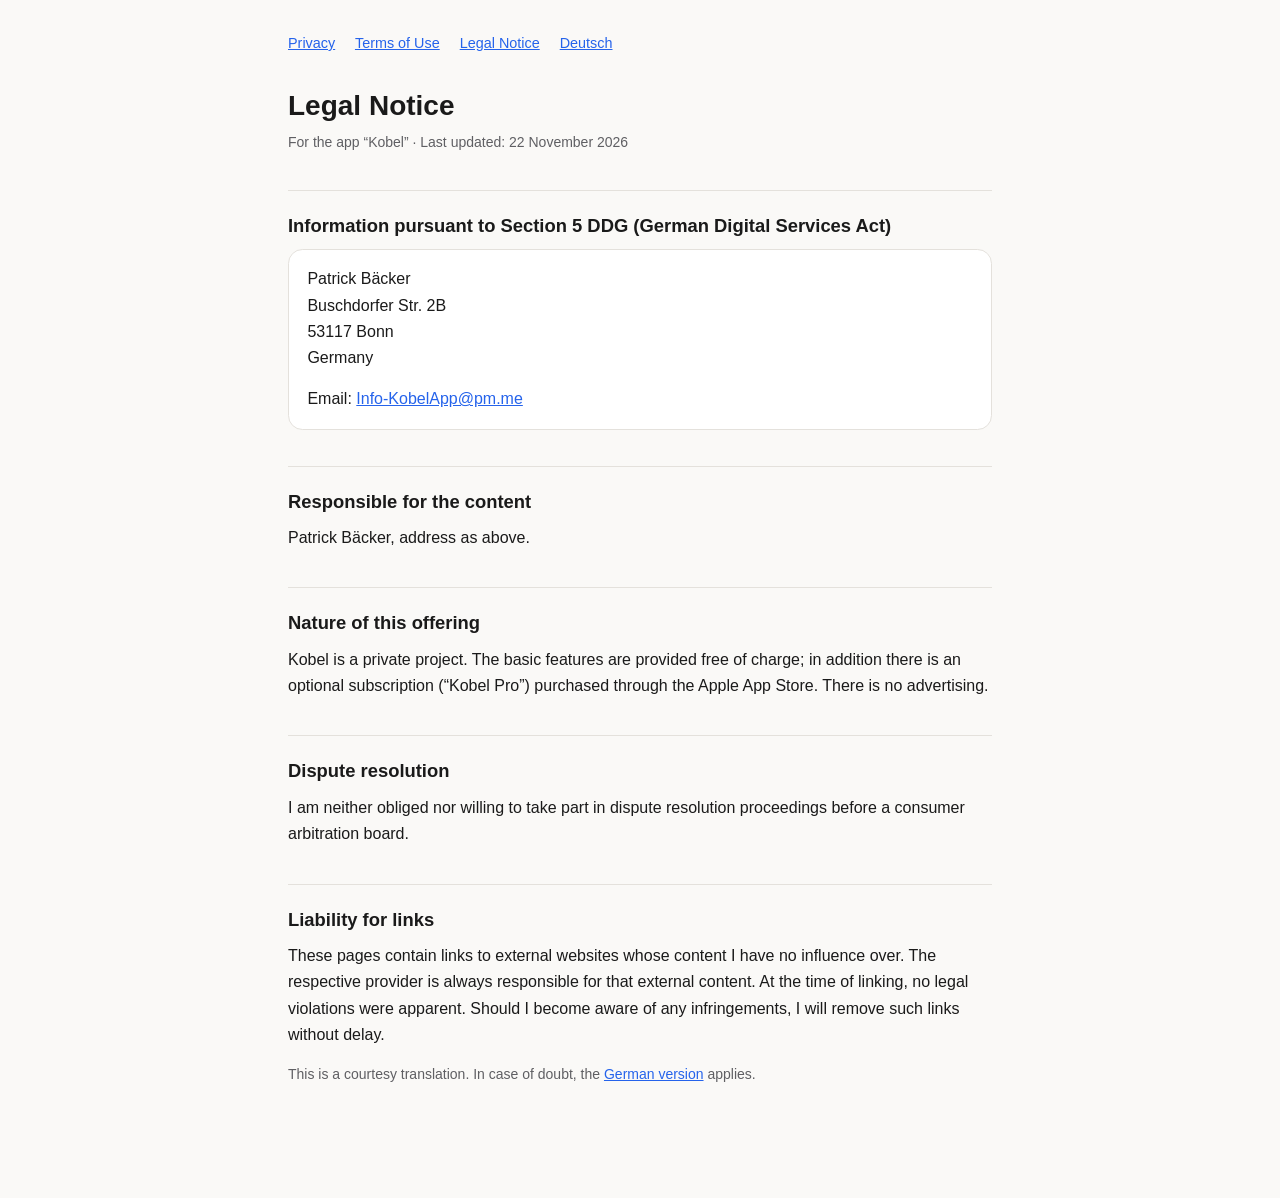
<file: en/legal-notice.html>
<!doctype html>
<html lang="en">
  <head>
    <meta charset="utf-8" />
    <meta name="viewport" content="width=device-width, initial-scale=1" />
    <title>Legal Notice – Kobel</title>
    <link rel="stylesheet" href="../stil.css" />
  </head>
  <body>
    <main>
      <nav>
        <a href="privacy.html">Privacy</a>
        <a href="terms.html">Terms of Use</a>
        <a href="legal-notice.html">Legal Notice</a>
        <a href="../impressum.html">Deutsch</a>
      </nav>

      <h1>Legal Notice</h1>
      <p class="stand">For the app “Kobel” · Last updated: 22 November 2026</p>

      <h2>Information pursuant to Section 5 DDG (German Digital Services Act)</h2>
      <div class="karte">
        <p>
          Patrick Bäcker<br />
          Buschdorfer Str. 2B<br />
          53117 Bonn<br />
          Germany
        </p>
        <p>Email: <a href="mailto:Info-KobelApp@pm.me">Info-KobelApp@pm.me</a></p>
      </div>

      <h2>Responsible for the content</h2>
      <p>Patrick Bäcker, address as above.</p>

      <h2>Nature of this offering</h2>
      <p>
        Kobel is a private project. The basic features are provided free of charge; in addition there is an
        optional subscription (“Kobel Pro”) purchased through the Apple App Store. There is no advertising.
      </p>

      <h2>Dispute resolution</h2>
      <p>
        I am neither obliged nor willing to take part in dispute resolution proceedings before a
        consumer arbitration board.
      </p>

      <h2>Liability for links</h2>
      <p>
        These pages contain links to external websites whose content I have no influence over. The
        respective provider is always responsible for that external content. At the time of linking, no
        legal violations were apparent. Should I become aware of any infringements, I will remove such
        links without delay.
      </p>

      <p class="stand">
        This is a courtesy translation. In case of doubt, the
        <a href="../impressum.html">German version</a> applies.
      </p>
    </main>
  </body>
</html>
</file>
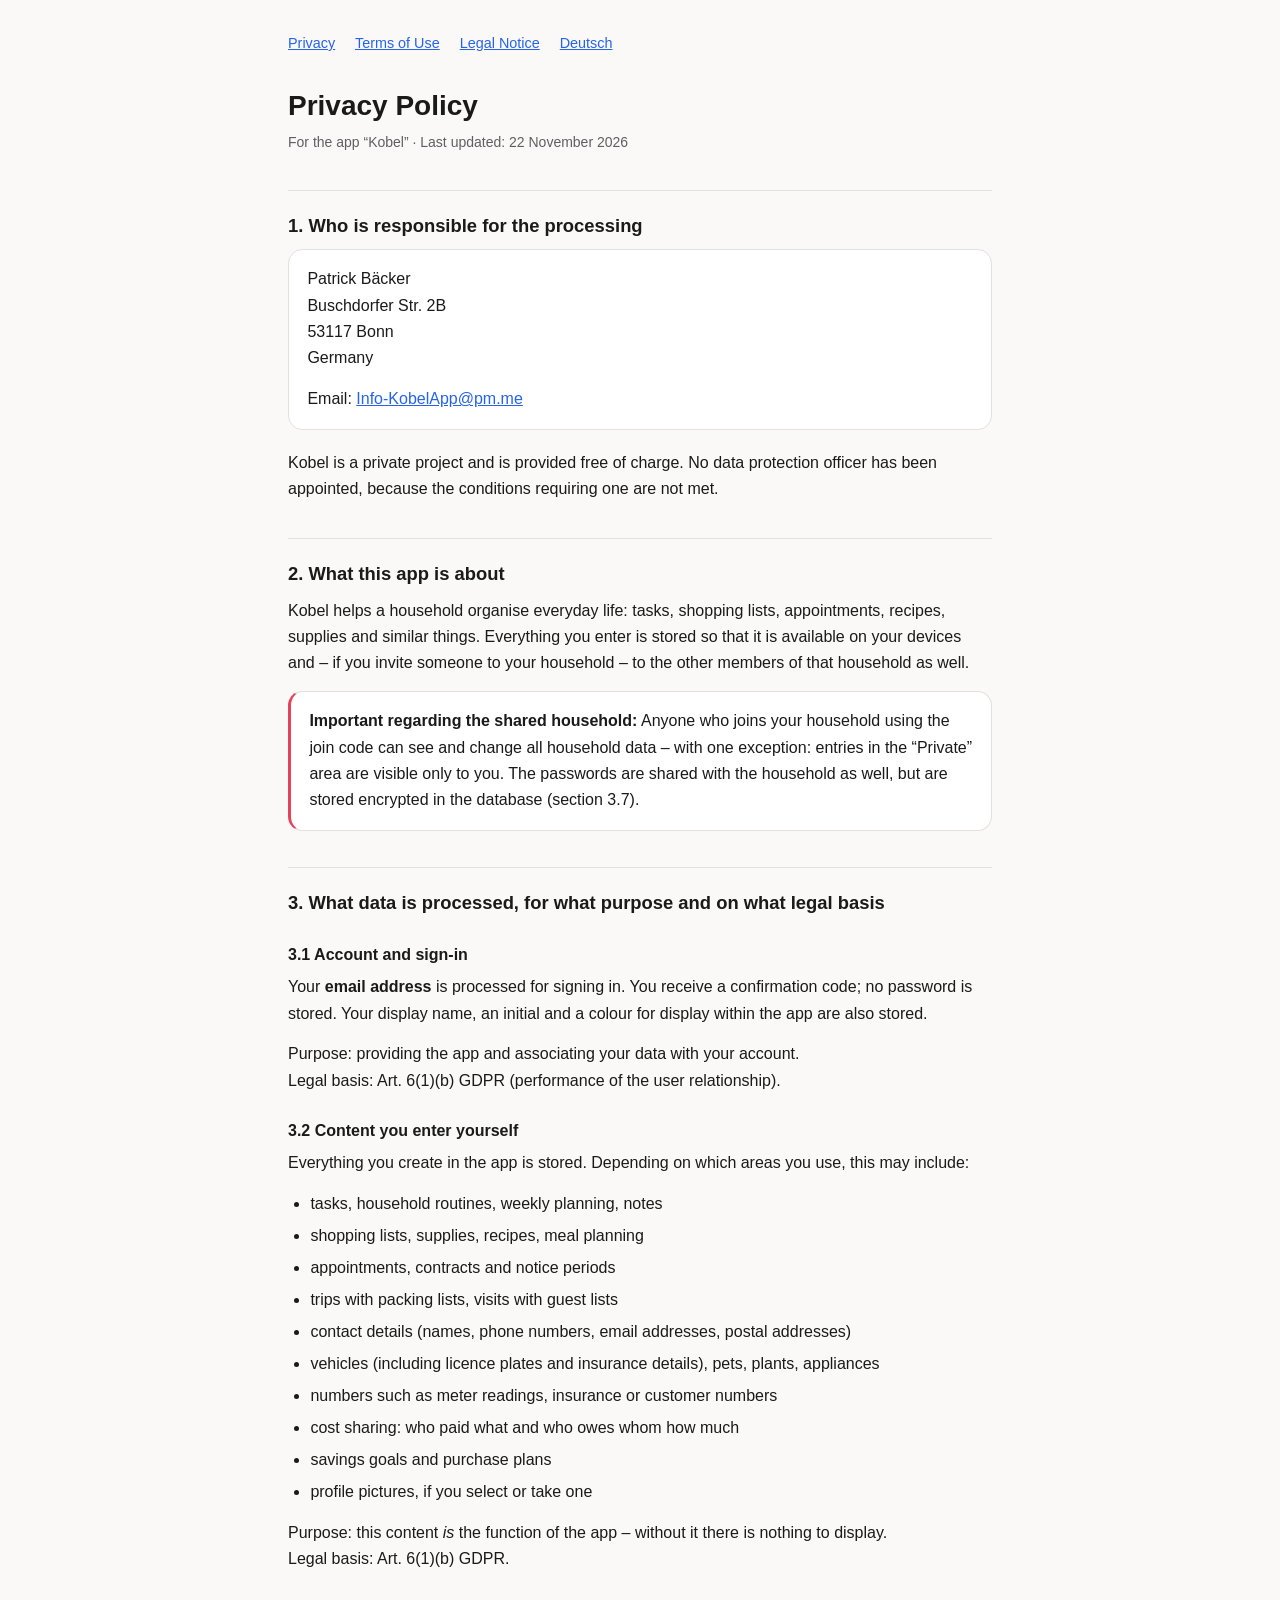
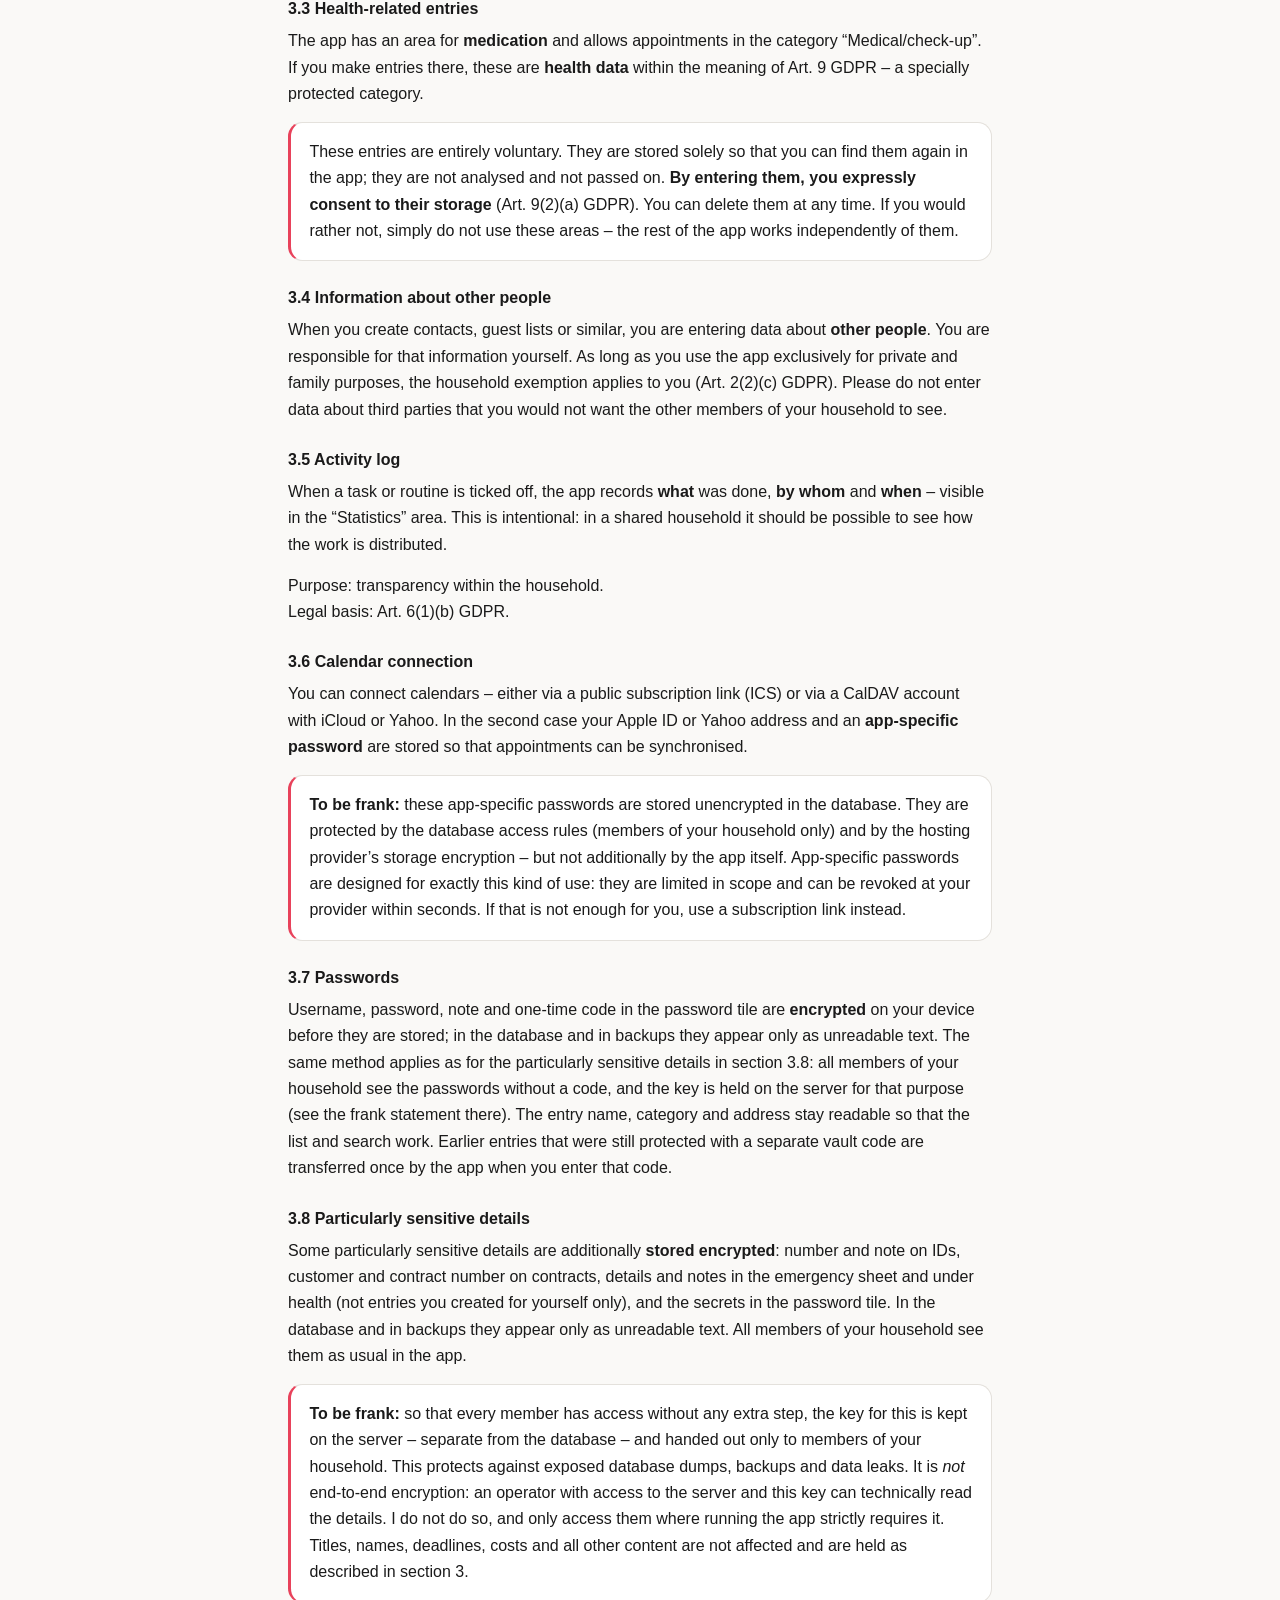
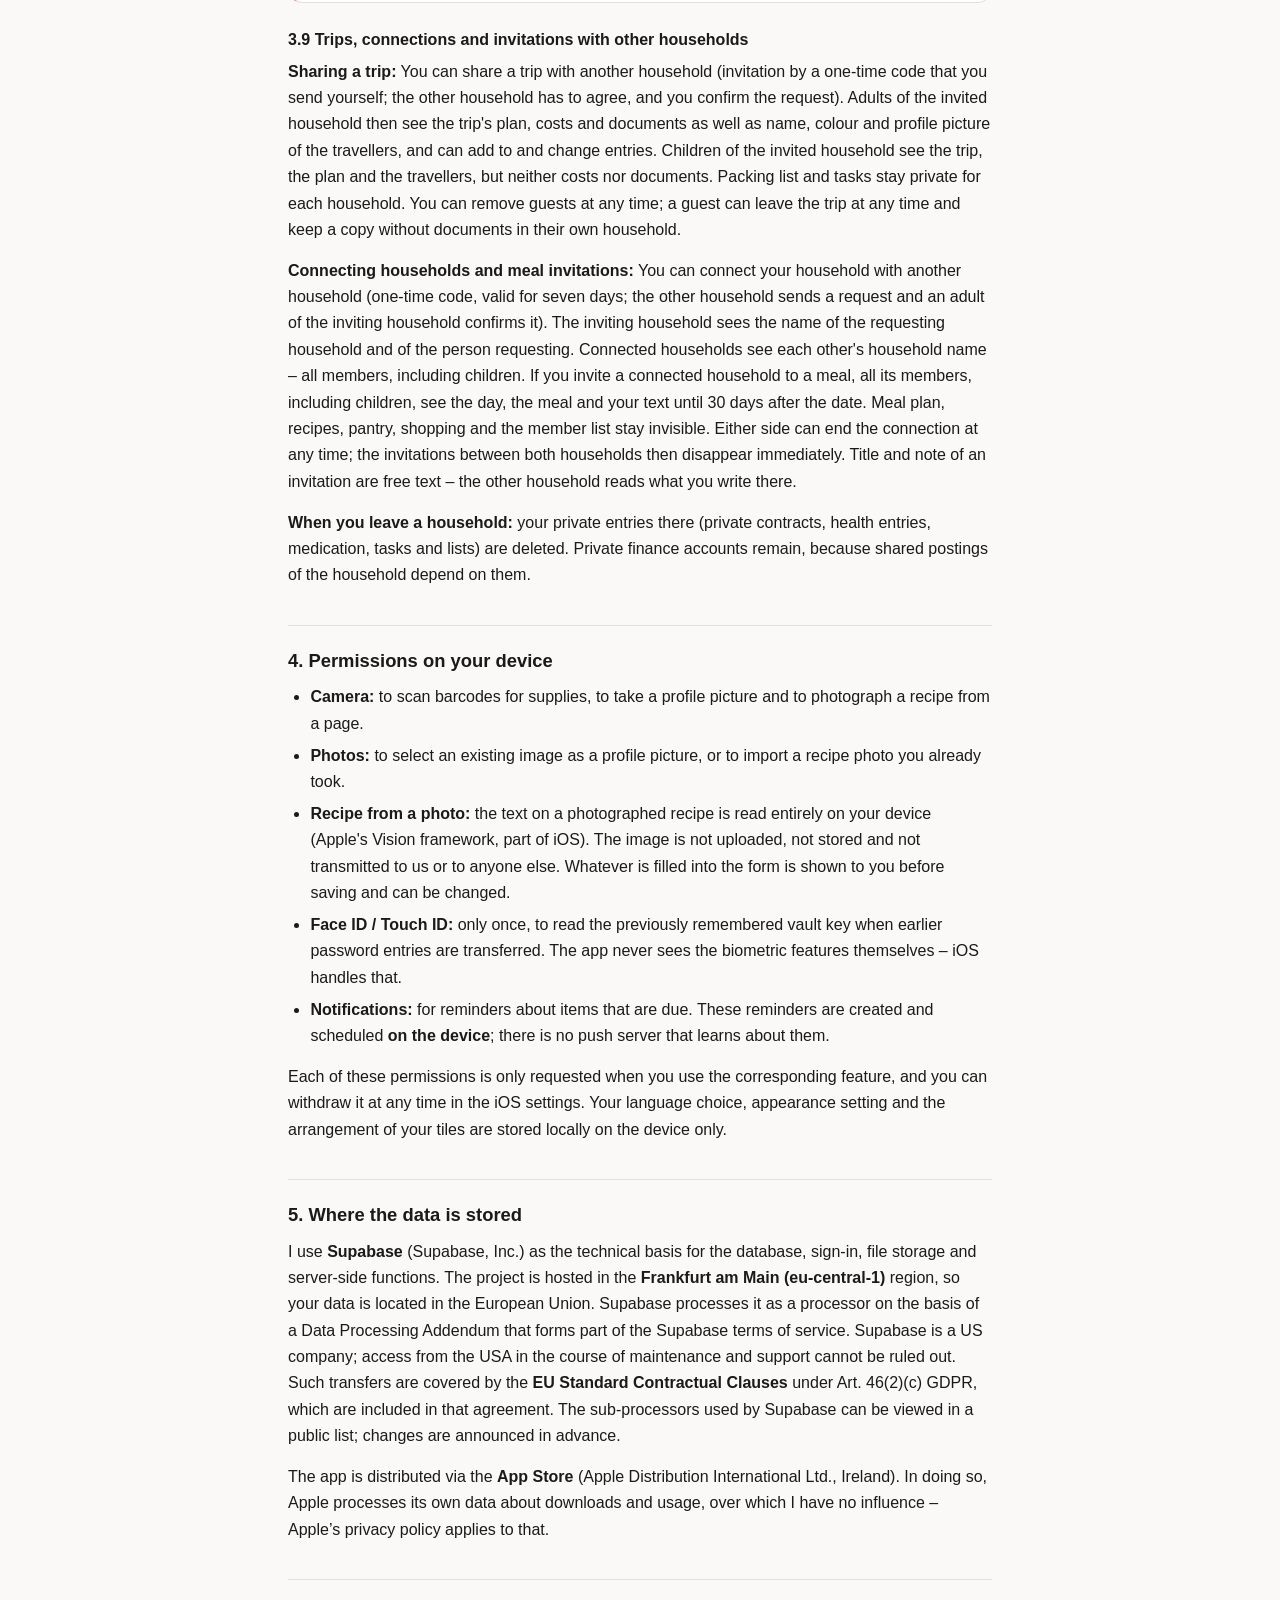
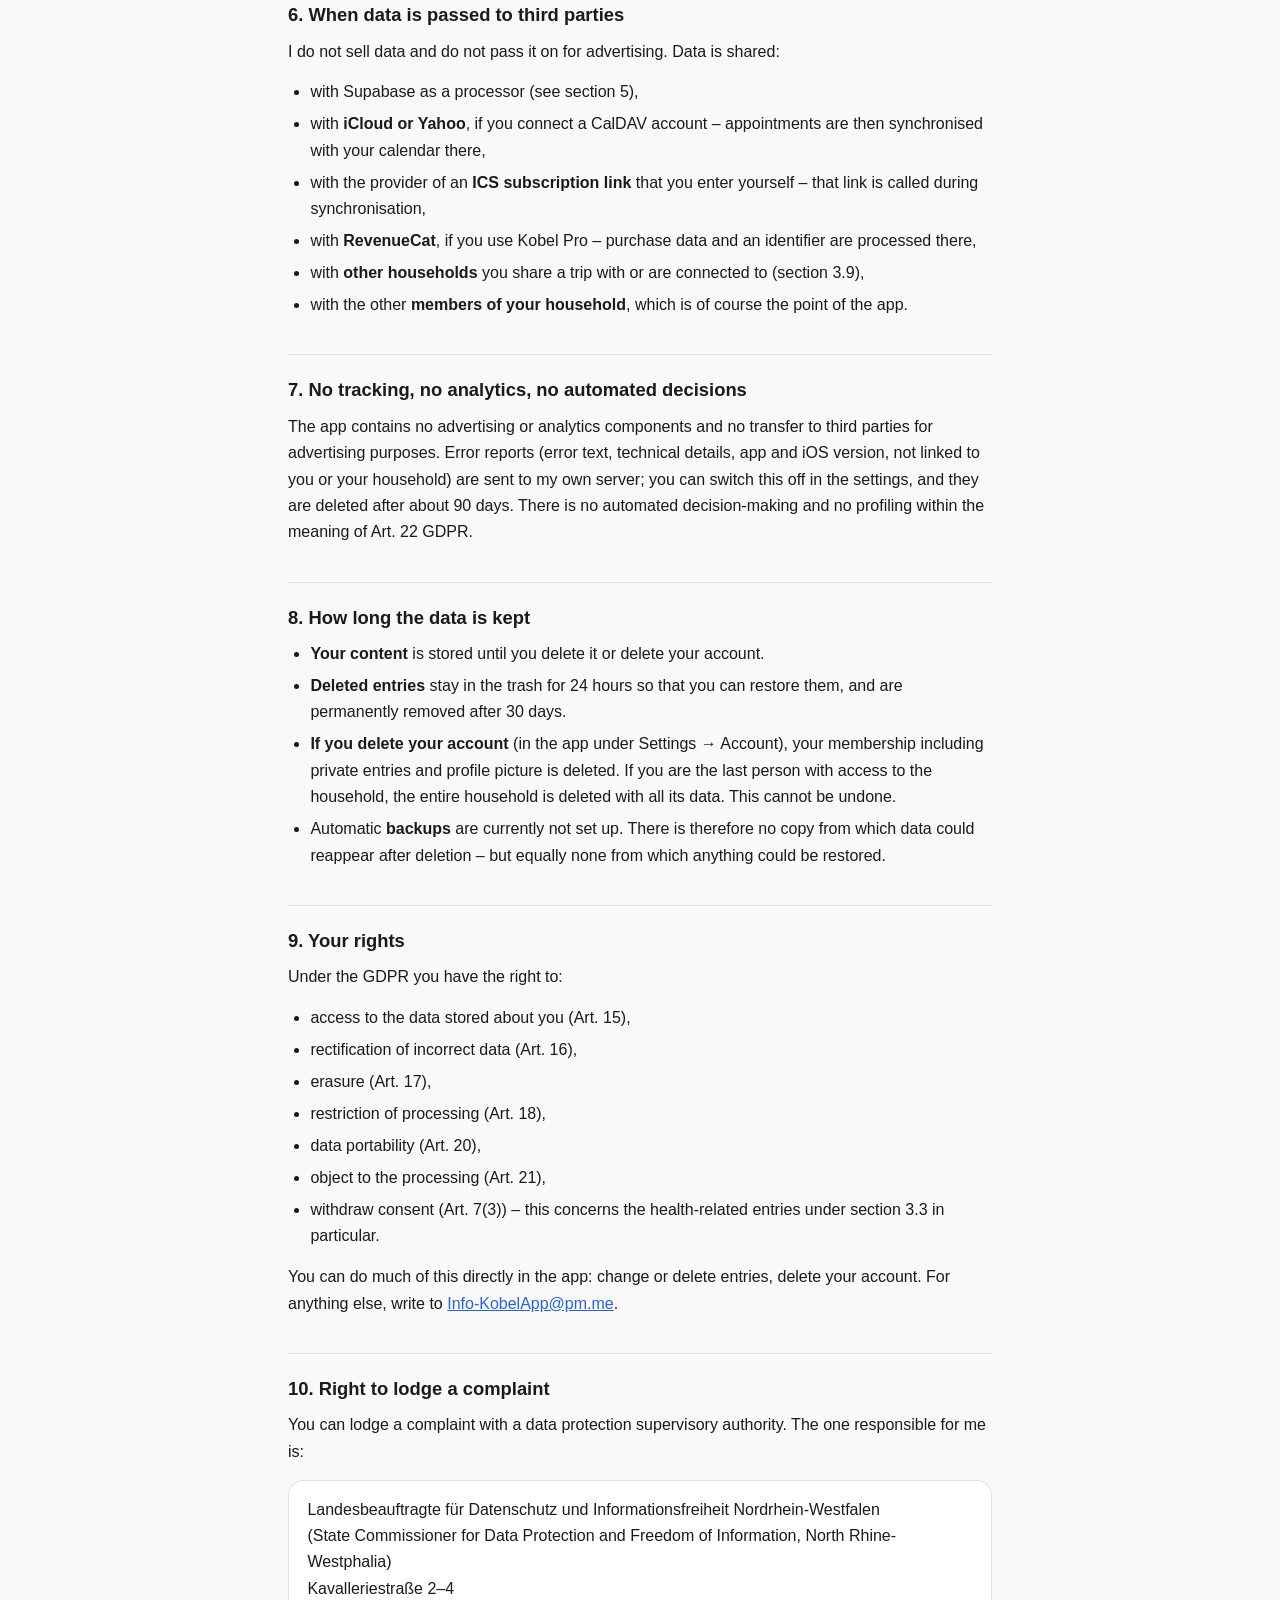
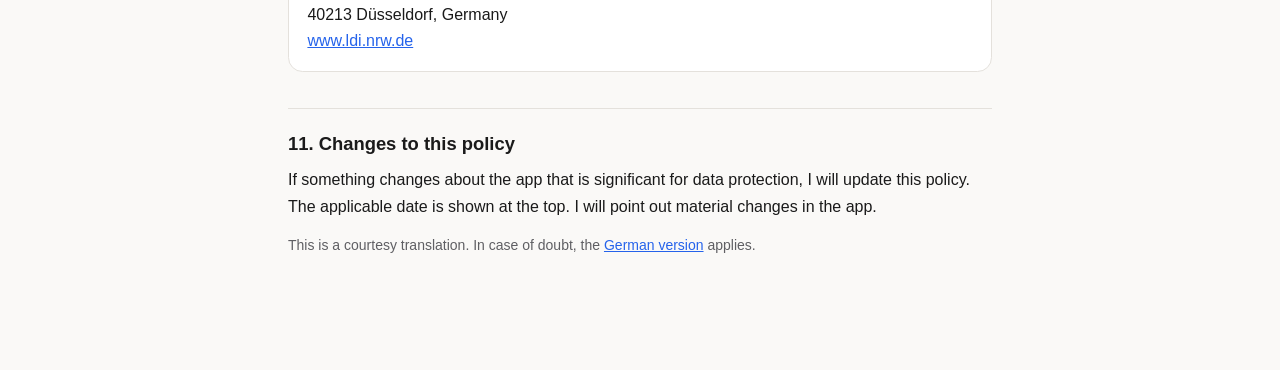
<file: en/privacy.html>
<!doctype html>
<html lang="en">
  <head>
    <meta charset="utf-8" />
    <meta name="viewport" content="width=device-width, initial-scale=1" />
    <title>Privacy Policy – Kobel</title>
    <link rel="stylesheet" href="../stil.css" />
  </head>
  <body>
    <main>
      <nav>
        <a href="privacy.html">Privacy</a>
        <a href="terms.html">Terms of Use</a>
        <a href="legal-notice.html">Legal Notice</a>
        <a href="../datenschutz.html">Deutsch</a>
      </nav>

      <h1>Privacy Policy</h1>
      <p class="stand">For the app “Kobel” · Last updated: 22 November 2026</p>

      <h2>1. Who is responsible for the processing</h2>
      <div class="karte">
        <p>
          Patrick Bäcker<br />
          Buschdorfer Str. 2B<br />
          53117 Bonn<br />
          Germany
        </p>
        <p>Email: <a href="mailto:Info-KobelApp@pm.me">Info-KobelApp@pm.me</a></p>
      </div>
      <p>
        Kobel is a private project and is provided free of charge. No data protection officer has been
        appointed, because the conditions requiring one are not met.
      </p>

      <h2>2. What this app is about</h2>
      <p>
        Kobel helps a household organise everyday life: tasks, shopping lists, appointments, recipes,
        supplies and similar things. Everything you enter is stored so that it is available on your
        devices and – if you invite someone to your household – to the other members of that household
        as well.
      </p>
      <div class="karte wichtig">
        <p>
          <strong>Important regarding the shared household:</strong> Anyone who joins your household
          using the join code can see and change all household data – with one exception: entries in the
          “Private” area are visible only to you. The passwords are shared with the household as well, but
          are stored encrypted in the database (section 3.7).
        </p>
      </div>

      <h2>3. What data is processed, for what purpose and on what legal basis</h2>

      <h3>3.1 Account and sign-in</h3>
      <p>
        Your <strong>email address</strong> is processed for signing in. You receive a confirmation code; no
        password is stored. Your display name, an initial and a colour for display within the app are
        also stored.
      </p>
      <p>
        Purpose: providing the app and associating your data with your account.<br />
        Legal basis: Art. 6(1)(b) GDPR (performance of the user relationship).
      </p>

      <h3>3.2 Content you enter yourself</h3>
      <p>
        Everything you create in the app is stored. Depending on which areas you use, this may include:
      </p>
      <ul>
        <li>tasks, household routines, weekly planning, notes</li>
        <li>shopping lists, supplies, recipes, meal planning</li>
        <li>appointments, contracts and notice periods</li>
        <li>trips with packing lists, visits with guest lists</li>
        <li>contact details (names, phone numbers, email addresses, postal addresses)</li>
        <li>vehicles (including licence plates and insurance details), pets, plants, appliances</li>
        <li>numbers such as meter readings, insurance or customer numbers</li>
        <li>cost sharing: who paid what and who owes whom how much</li>
        <li>savings goals and purchase plans</li>
        <li>profile pictures, if you select or take one</li>
      </ul>
      <p>
        Purpose: this content <em>is</em> the function of the app – without it there is nothing to
        display.<br />
        Legal basis: Art. 6(1)(b) GDPR.
      </p>

      <h3>3.3 Health-related entries</h3>
      <p>
        The app has an area for <strong>medication</strong> and allows appointments in the category
        “Medical/check-up”. If you make entries there, these are <strong>health data</strong> within the
        meaning of Art. 9 GDPR – a specially protected category.
      </p>
      <div class="karte wichtig">
        <p>
          These entries are entirely voluntary. They are stored solely so that you can find them again in
          the app; they are not analysed and not passed on. <strong>By entering them, you expressly
          consent to their storage</strong> (Art. 9(2)(a) GDPR). You can delete them at any time. If you
          would rather not, simply do not use these areas – the rest of the app works independently of
          them.
        </p>
      </div>

      <h3>3.4 Information about other people</h3>
      <p>
        When you create contacts, guest lists or similar, you are entering data about
        <strong>other people</strong>. You are responsible for that information yourself. As long as you
        use the app exclusively for private and family purposes, the household exemption applies to you
        (Art. 2(2)(c) GDPR). Please do not enter data about third parties that you would not want the
        other members of your household to see.
      </p>

      <h3>3.5 Activity log</h3>
      <p>
        When a task or routine is ticked off, the app records <strong>what</strong> was done,
        <strong>by whom</strong> and <strong>when</strong> – visible in the “Statistics” area. This is
        intentional: in a shared household it should be possible to see how the work is distributed.
      </p>
      <p>
        Purpose: transparency within the household.<br />
        Legal basis: Art. 6(1)(b) GDPR.
      </p>

      <h3>3.6 Calendar connection</h3>
      <p>
        You can connect calendars – either via a public subscription link (ICS) or via a CalDAV account
        with iCloud or Yahoo. In the second case your Apple ID or Yahoo address and an
        <strong>app-specific password</strong> are stored so that appointments can be synchronised.
      </p>
      <div class="karte wichtig">
        <p>
          <strong>To be frank:</strong> these app-specific passwords are stored unencrypted in the
          database. They are protected by the database access rules (members of your household only) and
          by the hosting provider’s storage encryption – but not additionally by the app itself.
          App-specific passwords are designed for exactly this kind of use: they are limited in scope and
          can be revoked at your provider within seconds. If that is not enough for you, use a
          subscription link instead.
        </p>
      </div>

      <h3>3.7 Passwords</h3>
      <p>
        Username, password, note and one-time code in the password tile are <strong>encrypted</strong> on
        your device before they are stored; in the database and in backups they appear only as unreadable
        text. The same method applies as for the particularly sensitive details in section 3.8: all members
        of your household see the passwords without a code, and the key is held on the server for that
        purpose (see the frank statement there). The entry name, category and address stay readable so
        that the list and search work. Earlier entries that were still protected with a separate vault
        code are transferred once by the app when you enter that code.
      </p>

      <h3>3.8 Particularly sensitive details</h3>
      <p>
        Some particularly sensitive details are additionally <strong>stored encrypted</strong>: number and
        note on IDs, customer and contract number on contracts, details and notes in the emergency sheet
        and under health (not entries you created for yourself only), and the secrets in the password tile. In the database and in backups they
        appear only as unreadable text. All members of your household see them as usual in the app.
      </p>
      <div class="karte wichtig">
        <p>
          <strong>To be frank:</strong> so that every member has access without any extra step, the key
          for this is kept on the server – separate from the database – and handed out only to members of
          your household. This protects against exposed database dumps, backups and data leaks. It is
          <em>not</em> end-to-end encryption: an operator with access to the server and this key can
          technically read the details. I do not do so, and only access them where running the app
          strictly requires it. Titles, names, deadlines, costs and all other content are not affected and
          are held as described in section 3.
        </p>
      </div>

      <h3>3.9 Trips, connections and invitations with other households</h3>
      <p>
        <strong>Sharing a trip:</strong> You can share a trip with another household (invitation by a one-time code
        that you send yourself; the other household has to agree, and you confirm the request). Adults of the invited
        household then see the trip's plan, costs and documents as well as name, colour and profile picture of the
        travellers, and can add to and change entries. Children of the invited household see the trip, the plan and the
        travellers, but neither costs nor documents. Packing list and tasks stay private for each household. You can
        remove guests at any time; a guest can leave the trip at any time and keep a copy without documents in their
        own household.
      </p>
      <p>
        <strong>Connecting households and meal invitations:</strong> You can connect your household with another
        household (one-time code, valid for seven days; the other household sends a request and an adult of the
        inviting household confirms it). The inviting household sees the name of the requesting household and of the
        person requesting. Connected households see each other's household name – all members, including children. If
        you invite a connected household to a meal, all its members, including children, see the day, the meal and
        your text until 30 days after the date. Meal plan, recipes, pantry, shopping and the member list stay
        invisible. Either side can end the connection at any time; the invitations between both households then
        disappear immediately. Title and note of an invitation are free text – the other household reads what you
        write there.
      </p>
      <p>
        <strong>When you leave a household:</strong> your private entries there (private contracts, health entries,
        medication, tasks and lists) are deleted. Private finance accounts remain, because shared postings of the
        household depend on them.
      </p>

      <h2>4. Permissions on your device</h2>
      <ul>
        <li>
          <strong>Camera:</strong> to scan barcodes for supplies, to take a profile picture and to
          photograph a recipe from a page.
        </li>
        <li>
          <strong>Photos:</strong> to select an existing image as a profile picture, or to import a
          recipe photo you already took.
        </li>
        <li>
          <strong>Recipe from a photo:</strong> the text on a photographed recipe is read entirely on
          your device (Apple's Vision framework, part of iOS). The image is not uploaded, not stored
          and not transmitted to us or to anyone else. Whatever is filled into the form is shown to
          you before saving and can be changed.
        </li>
        <li>
          <strong>Face ID / Touch ID:</strong> only once, to read the previously remembered vault key when earlier
          password entries are transferred. The app never sees the
          biometric features themselves – iOS handles that.
        </li>
        <li>
          <strong>Notifications:</strong> for reminders about items that are due. These reminders are
          created and scheduled <strong>on the device</strong>; there is no push server that learns about
          them.
        </li>
      </ul>
      <p>
        Each of these permissions is only requested when you use the corresponding feature, and you can
        withdraw it at any time in the iOS settings. Your language choice, appearance setting and the
        arrangement of your tiles are stored locally on the device only.
      </p>

      <h2>5. Where the data is stored</h2>
      <p>
        I use <strong>Supabase</strong> (Supabase, Inc.) as the technical basis for the database,
        sign-in, file storage and server-side functions. The project is hosted in the
        <strong>Frankfurt am Main (eu-central-1)</strong> region, so your data is located in the European
        Union. Supabase processes it as a processor on the basis of a Data Processing Addendum that forms
        part of the Supabase terms of service. Supabase is a US company; access from the USA in the
        course of maintenance and support cannot be ruled out. Such transfers are covered by the
        <strong>EU Standard Contractual Clauses</strong> under Art. 46(2)(c) GDPR, which are included in
        that agreement. The sub-processors used by Supabase can be viewed in a public list; changes are
        announced in advance.
      </p>
      <p>
        The app is distributed via the <strong>App Store</strong> (Apple Distribution International Ltd.,
        Ireland). In doing so, Apple processes its own data about downloads and usage, over which I have
        no influence – Apple’s privacy policy applies to that.
      </p>

      <h2>6. When data is passed to third parties</h2>
      <p>I do not sell data and do not pass it on for advertising. Data is shared:</p>
      <ul>
        <li>with Supabase as a processor (see section 5),</li>
        <li>
          with <strong>iCloud or Yahoo</strong>, if you connect a CalDAV account – appointments are then
          synchronised with your calendar there,
        </li>
        <li>
          with the provider of an <strong>ICS subscription link</strong> that you enter yourself – that
          link is called during synchronisation,
        </li>
        <li>
          with <strong>RevenueCat</strong>, if you use Kobel Pro – purchase data and an identifier are processed there,
        </li>
        <li>
          with <strong>other households</strong> you share a trip with or are connected to (section 3.9),
        </li>
        <li>
          with the other <strong>members of your household</strong>, which is of course the point of the
          app.
        </li>
      </ul>

      <h2>7. No tracking, no analytics, no automated decisions</h2>
      <p>
        The app contains no advertising or analytics components and no transfer to third parties for
        advertising purposes. Error reports (error text, technical details, app and iOS version, not linked to you or
        your household) are sent to my own server; you can switch this off in the settings, and they are deleted
        after about 90 days. There is no automated decision-making and no profiling
        within the meaning of Art. 22 GDPR.
      </p>

      <h2>8. How long the data is kept</h2>
      <ul>
        <li><strong>Your content</strong> is stored until you delete it or delete your account.</li>
        <li>
          <strong>Deleted entries</strong> stay in the trash for 24 hours so that you can restore them,
          and are permanently removed after 30 days.
        </li>
        <li>
          <strong>If you delete your account</strong> (in the app under Settings → Account), your
          membership including private entries and profile picture is deleted. If you are the last person
          with access to the household, the entire household is deleted with all its data. This cannot be
          undone.
        </li>
        <li>
          Automatic <strong>backups</strong> are currently not set up. There is therefore no copy from
          which data could reappear after deletion – but equally none from which anything could be
          restored.
        </li>
      </ul>

      <h2>9. Your rights</h2>
      <p>Under the GDPR you have the right to:</p>
      <ul>
        <li>access to the data stored about you (Art. 15),</li>
        <li>rectification of incorrect data (Art. 16),</li>
        <li>erasure (Art. 17),</li>
        <li>restriction of processing (Art. 18),</li>
        <li>data portability (Art. 20),</li>
        <li>object to the processing (Art. 21),</li>
        <li>
          withdraw consent (Art. 7(3)) – this concerns the health-related entries under section 3.3 in
          particular.
        </li>
      </ul>
      <p>
        You can do much of this directly in the app: change or delete entries, delete your account. For
        anything else, write to <a href="mailto:Info-KobelApp@pm.me">Info-KobelApp@pm.me</a>.
      </p>

      <h2>10. Right to lodge a complaint</h2>
      <p>You can lodge a complaint with a data protection supervisory authority. The one responsible for me is:</p>
      <div class="karte">
        <p>
          Landesbeauftragte für Datenschutz und Informationsfreiheit Nordrhein-Westfalen<br />
          (State Commissioner for Data Protection and Freedom of Information, North Rhine-Westphalia)<br />
          Kavalleriestraße 2–4<br />
          40213 Düsseldorf, Germany<br />
          <a href="https://www.ldi.nrw.de">www.ldi.nrw.de</a>
        </p>
      </div>

      <h2>11. Changes to this policy</h2>
      <p>
        If something changes about the app that is significant for data protection, I will update this
        policy. The applicable date is shown at the top. I will point out material changes in the app.
      </p>

      <p class="stand">
        This is a courtesy translation. In case of doubt, the
        <a href="../datenschutz.html">German version</a> applies.
      </p>
    </main>
  </body>
</html>
</file>
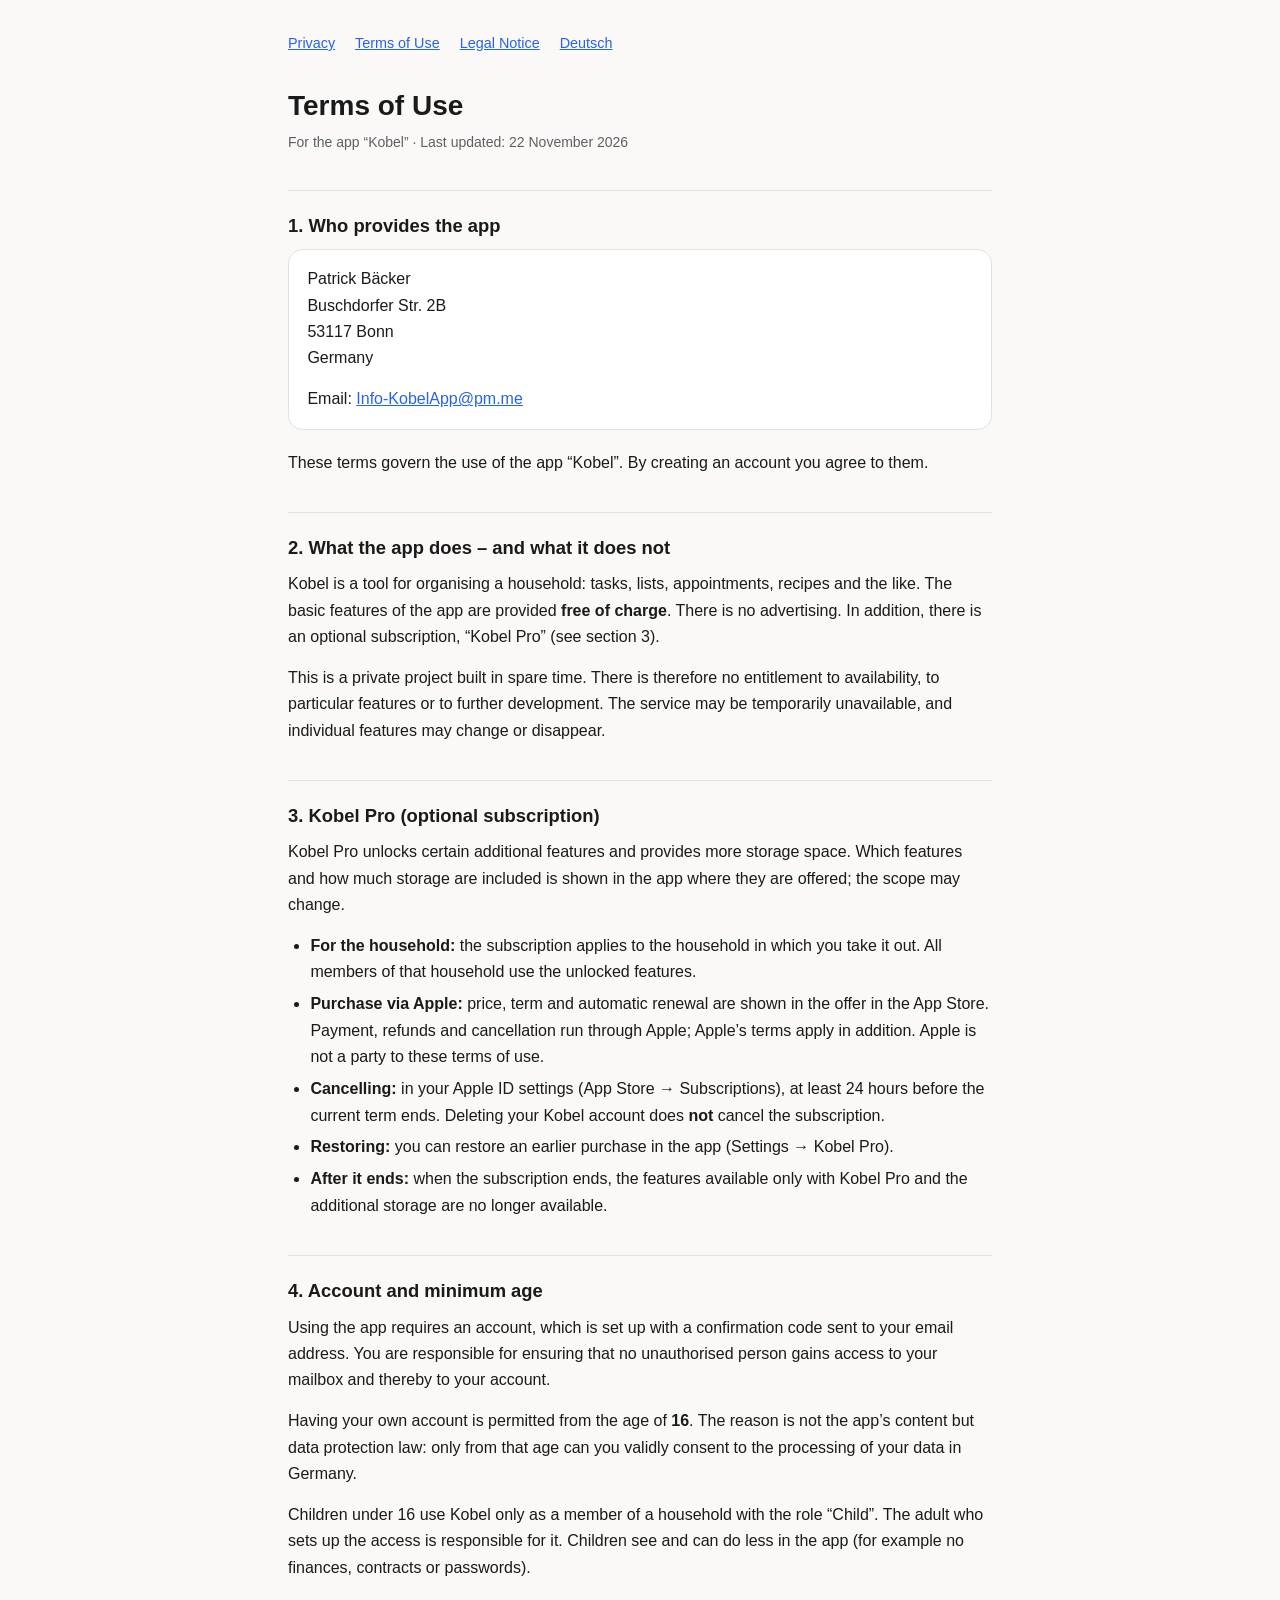
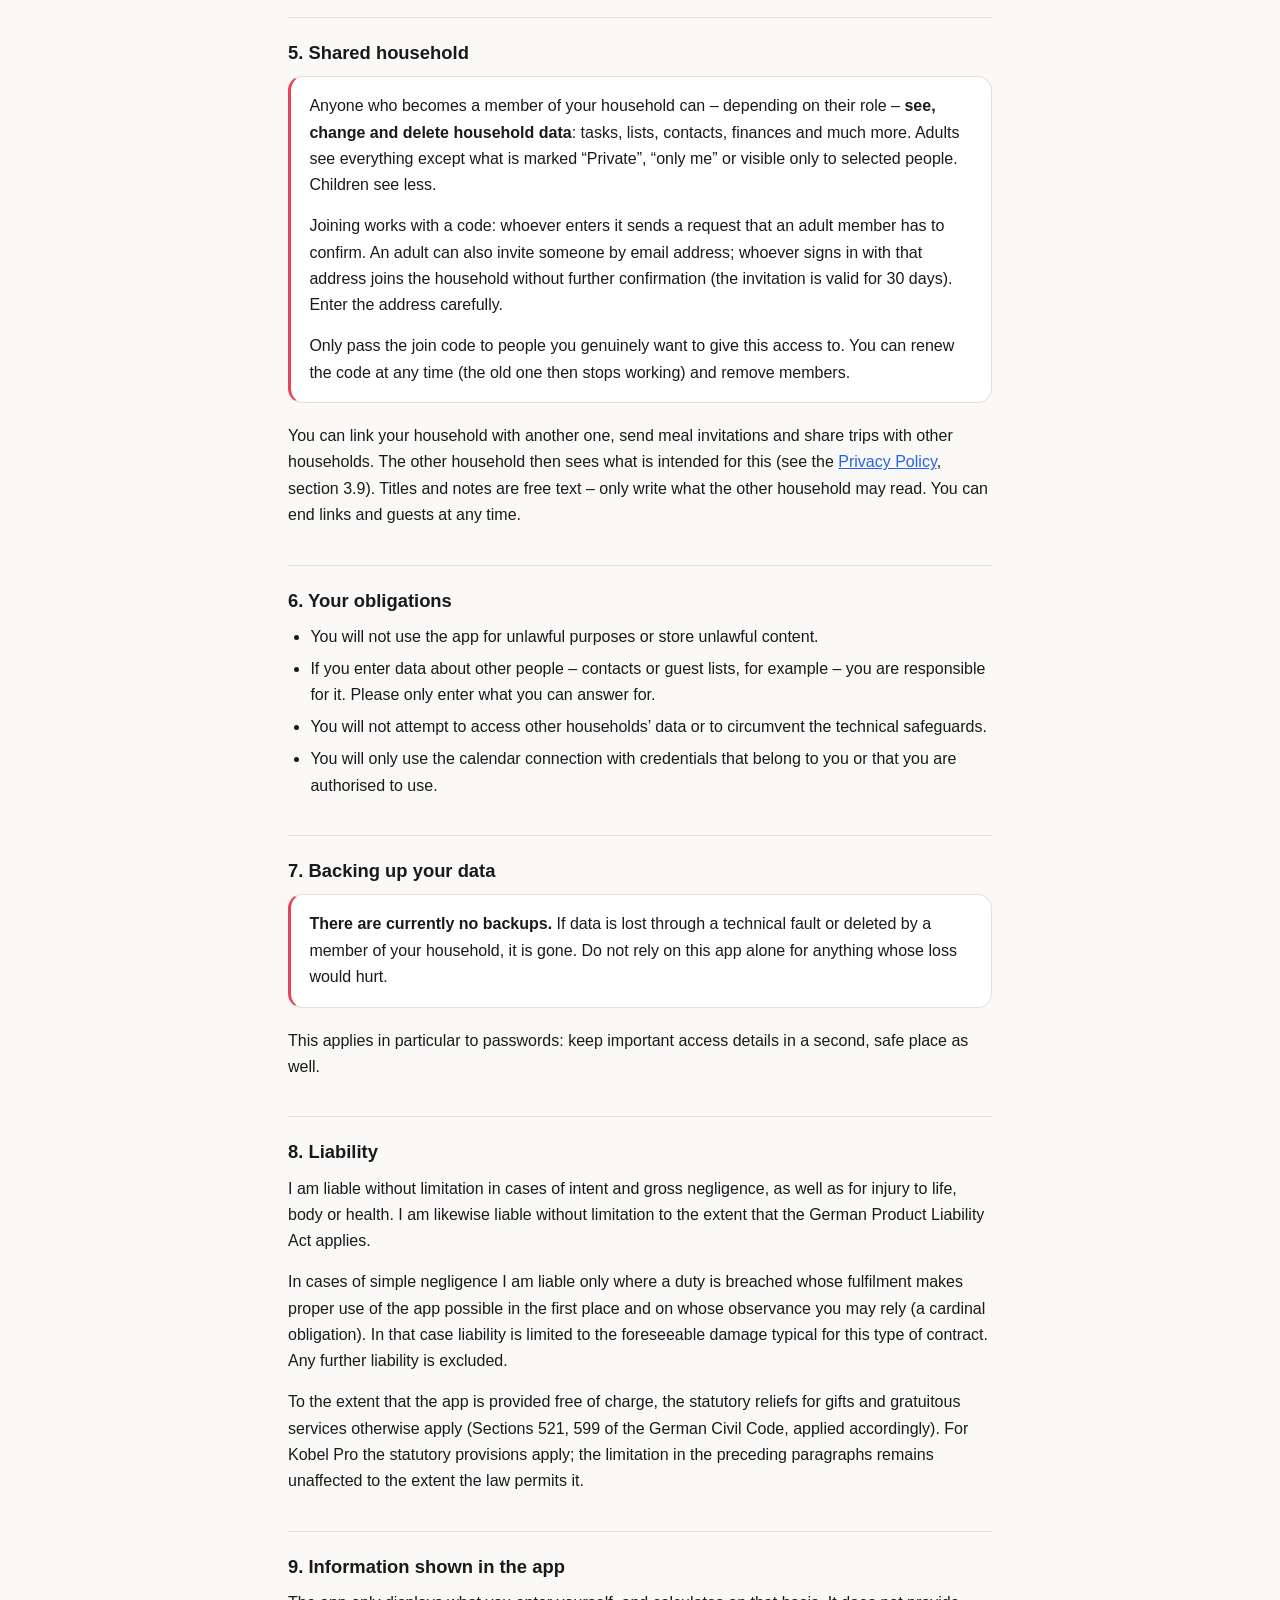
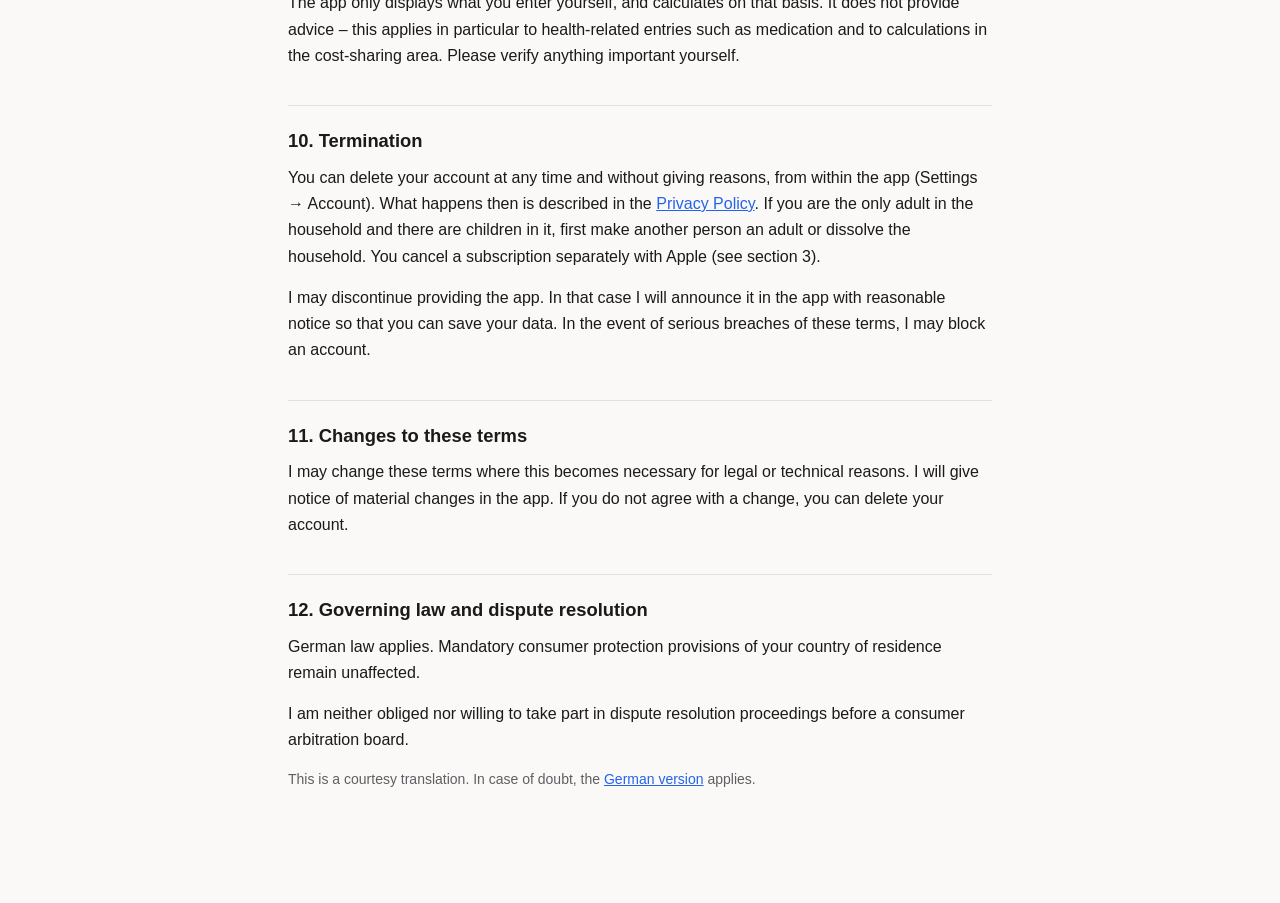
<file: en/terms.html>
<!doctype html>
<html lang="en">
  <head>
    <meta charset="utf-8" />
    <meta name="viewport" content="width=device-width, initial-scale=1" />
    <title>Terms of Use – Kobel</title>
    <link rel="stylesheet" href="../stil.css" />
  </head>
  <body>
    <main>
      <nav>
        <a href="privacy.html">Privacy</a>
        <a href="terms.html">Terms of Use</a>
        <a href="legal-notice.html">Legal Notice</a>
        <a href="../nutzungsbedingungen.html">Deutsch</a>
      </nav>

      <h1>Terms of Use</h1>
      <p class="stand">For the app “Kobel” · Last updated: 22 November 2026</p>

      <h2>1. Who provides the app</h2>
      <div class="karte">
        <p>
          Patrick Bäcker<br />
          Buschdorfer Str. 2B<br />
          53117 Bonn<br />
          Germany
        </p>
        <p>Email: <a href="mailto:Info-KobelApp@pm.me">Info-KobelApp@pm.me</a></p>
      </div>
      <p>
        These terms govern the use of the app “Kobel”. By creating an account you agree to them.
      </p>

      <h2>2. What the app does – and what it does not</h2>
      <p>
        Kobel is a tool for organising a household: tasks, lists, appointments, recipes and the like.
        The basic features of the app are provided <strong>free of charge</strong>. There is no
        advertising. In addition, there is an optional subscription, “Kobel Pro” (see section 3).
      </p>
      <p>
        This is a private project built in spare time. There is therefore no entitlement to
        availability, to particular features or to further development. The service may be temporarily
        unavailable, and individual features may change or disappear.
      </p>

      <h2>3. Kobel Pro (optional subscription)</h2>
      <p>
        Kobel Pro unlocks certain additional features and provides more storage space. Which features and
        how much storage are included is shown in the app where they are offered; the scope may change.
      </p>
      <ul>
        <li>
          <strong>For the household:</strong> the subscription applies to the household in which you take
          it out. All members of that household use the unlocked features.
        </li>
        <li>
          <strong>Purchase via Apple:</strong> price, term and automatic renewal are shown in the offer in
          the App Store. Payment, refunds and cancellation run through Apple; Apple’s terms apply in
          addition. Apple is not a party to these terms of use.
        </li>
        <li>
          <strong>Cancelling:</strong> in your Apple ID settings (App Store → Subscriptions), at least 24
          hours before the current term ends. Deleting your Kobel account does <strong>not</strong> cancel
          the subscription.
        </li>
        <li>
          <strong>Restoring:</strong> you can restore an earlier purchase in the app (Settings → Kobel Pro).
        </li>
        <li>
          <strong>After it ends:</strong> when the subscription ends, the features available only with Kobel
          Pro and the additional storage are no longer available.
        </li>
      </ul>

      <h2>4. Account and minimum age</h2>
      <p>
        Using the app requires an account, which is set up with a confirmation code sent to your email
        address. You are responsible for ensuring that no unauthorised person gains access to your
        mailbox and thereby to your account.
      </p>
      <p>
        Having your own account is permitted from the age of <strong>16</strong>. The reason is not the
        app’s content but data protection law: only from that age can you validly consent to the
        processing of your data in Germany.
      </p>
      <p>
        Children under 16 use Kobel only as a member of a household with the role “Child”. The adult who
        sets up the access is responsible for it. Children see and can do less in the app (for example no
        finances, contracts or passwords).
      </p>

      <h2>5. Shared household</h2>
      <div class="karte wichtig">
        <p>
          Anyone who becomes a member of your household can – depending on their role –
          <strong>see, change and delete household data</strong>: tasks, lists, contacts, finances and much
          more. Adults see everything except what is marked “Private”, “only me” or visible only to selected
          people. Children see less.
        </p>
        <p>
          Joining works with a code: whoever enters it sends a request that an adult member has to confirm.
          An adult can also invite someone by email address; whoever signs in with that address joins the
          household without further confirmation (the invitation is valid for 30 days). Enter the address
          carefully.
        </p>
        <p>
          Only pass the join code to people you genuinely want to give this access to. You can renew the code
          at any time (the old one then stops working) and remove members.
        </p>
      </div>
      <p>
        You can link your household with another one, send meal invitations and share trips with other
        households. The other household then sees what is intended for this (see the
        <a href="privacy.html">Privacy Policy</a>, section 3.9). Titles and notes are free text – only
        write what the other household may read. You can end links and guests at any time.
      </p>

      <h2>6. Your obligations</h2>
      <ul>
        <li>You will not use the app for unlawful purposes or store unlawful content.</li>
        <li>
          If you enter data about other people – contacts or guest lists, for example – you are
          responsible for it. Please only enter what you can answer for.
        </li>
        <li>
          You will not attempt to access other households’ data or to circumvent the technical
          safeguards.
        </li>
        <li>
          You will only use the calendar connection with credentials that belong to you or that you are
          authorised to use.
        </li>
      </ul>

      <h2>7. Backing up your data</h2>
      <p class="karte wichtig">
        <strong>There are currently no backups.</strong> If data is lost through a technical fault or
        deleted by a member of your household, it is gone. Do not rely on this app alone for anything
        whose loss would hurt.
      </p>
      <p>
        This applies in particular to passwords: keep important access details in a second, safe place as
        well.
      </p>

      <h2>8. Liability</h2>
      <p>
        I am liable without limitation in cases of intent and gross negligence, as well as for injury to
        life, body or health. I am likewise liable without limitation to the extent that the German
        Product Liability Act applies.
      </p>
      <p>
        In cases of simple negligence I am liable only where a duty is breached whose fulfilment makes
        proper use of the app possible in the first place and on whose observance you may rely (a
        cardinal obligation). In that case liability is limited to the foreseeable damage typical for
        this type of contract. Any further liability is excluded.
      </p>
      <p>
        To the extent that the app is provided free of charge, the statutory reliefs for gifts and gratuitous
        services otherwise apply (Sections 521, 599 of the German Civil Code, applied accordingly). For
        Kobel Pro the statutory provisions apply; the limitation in the preceding paragraphs remains
        unaffected to the extent the law permits it.
      </p>

      <h2>9. Information shown in the app</h2>
      <p>
        The app only displays what you enter yourself, and calculates on that basis. It does not provide
        advice – this applies in particular to health-related entries such as medication and to
        calculations in the cost-sharing area. Please verify anything important yourself.
      </p>

      <h2>10. Termination</h2>
      <p>
        You can delete your account at any time and without giving reasons, from within the app
        (Settings → Account). What happens then is described in the
        <a href="privacy.html">Privacy Policy</a>. If you are the only adult in the household and there are
        children in it, first make another person an adult or dissolve the household. You cancel a
        subscription separately with Apple (see section 3).
      </p>
      <p>
        I may discontinue providing the app. In that case I will announce it in the app with reasonable
        notice so that you can save your data. In the event of serious breaches of these terms, I may
        block an account.
      </p>

      <h2>11. Changes to these terms</h2>
      <p>
        I may change these terms where this becomes necessary for legal or technical reasons. I will
        give notice of material changes in the app. If you do not agree with a change, you can delete
        your account.
      </p>

      <h2>12. Governing law and dispute resolution</h2>
      <p>
        German law applies. Mandatory consumer protection provisions of your country of residence remain
        unaffected.
      </p>
      <p>
        I am neither obliged nor willing to take part in dispute resolution proceedings before a
        consumer arbitration board.
      </p>

      <p class="stand">
        This is a courtesy translation. In case of doubt, the
        <a href="../nutzungsbedingungen.html">German version</a> applies.
      </p>
    </main>
  </body>
</html>
</file>
<file: stil.css>
/* Gemeinsames Aussehen der drei Rechtstext-Seiten. Bewusst schlicht und
   ohne externe Schriften oder Skripte: Die Seiten müssen auch dann laden,
   wenn jemand sie im App-Store-Review über eine langsame Verbindung öffnet. */

:root {
  --papier: #faf9f7;
  --karte: #ffffff;
  --text: #1a1a1a;
  --gedaempft: #5f5f63;
  --linie: #e4e1dc;
  --akzent: #2563eb;
}

@media (prefers-color-scheme: dark) {
  :root {
    --papier: #0b0b0c;
    --karte: #17171a;
    --text: #f2f2f2;
    --gedaempft: #a3a3a8;
    --linie: #2c2c30;
    --akzent: #7ba6ff;
  }
}

* {
  box-sizing: border-box;
}

body {
  margin: 0;
  padding: 2rem 1.25rem 5rem;
  background: var(--papier);
  color: var(--text);
  font: 16px/1.65 -apple-system, BlinkMacSystemFont, 'Segoe UI', Roboto, sans-serif;
  -webkit-text-size-adjust: 100%;
}

main {
  max-width: 44rem;
  margin: 0 auto;
}

h1 {
  font-size: 1.75rem;
  line-height: 1.25;
  margin: 0 0 0.5rem;
}

h2 {
  font-size: 1.15rem;
  margin: 2.25rem 0 0.5rem;
  padding-top: 1.25rem;
  border-top: 1px solid var(--linie);
}

h3 {
  font-size: 1rem;
  margin: 1.5rem 0 0.35rem;
}

p,
ul,
ol {
  margin: 0 0 0.9rem;
}

ul,
ol {
  padding-left: 1.4rem;
}

li {
  margin-bottom: 0.35rem;
}

a {
  color: var(--akzent);
}

.stand {
  color: var(--gedaempft);
  font-size: 0.875rem;
  margin-bottom: 2rem;
}

.karte {
  background: var(--karte);
  border: 1px solid var(--linie);
  border-radius: 0.9rem;
  padding: 1rem 1.15rem;
  margin: 0 0 1.25rem;
}

.karte p:last-child {
  margin-bottom: 0;
}

.wichtig {
  border-left: 3px solid #e8425b;
}

nav {
  margin-bottom: 2rem;
  font-size: 0.9rem;
}

nav a {
  margin-right: 1rem;
}

/* Wagerechtes Scrollen der ganzen Seite verhindern, falls doch mal eine
   lange URL ohne Trennmöglichkeit im Text steht. */
p,
li {
  overflow-wrap: break-word;
}
</file>
